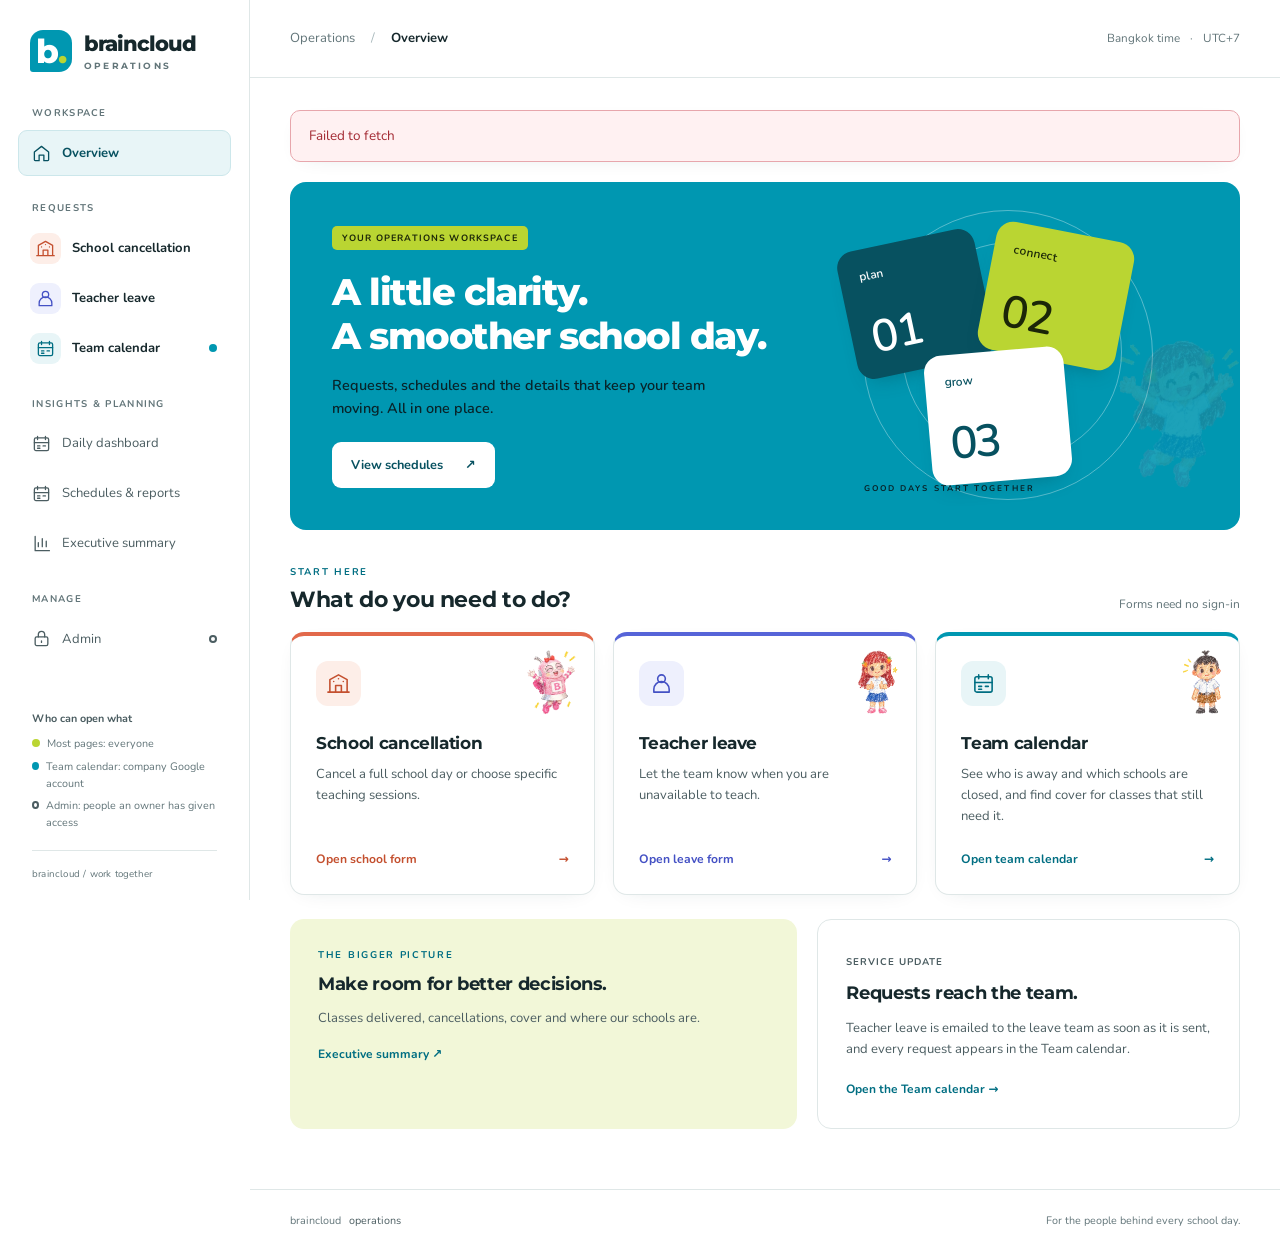
<file: index.html>
<!doctype html>
<html lang="en">
  <head>
    <meta charset="utf-8" />
    <meta
      name="viewport"
      content="width=device-width,initial-scale=1,viewport-fit=cover"
    />
    <!-- Google sign-in reads the page origin from the referrer; send only the
         origin to other sites (never the path or #fragment). The LINE entry
         pages keep no-referrer because their address can carry a token. -->
    <meta name="referrer" content="strict-origin-when-cross-origin" />
    <meta
      http-equiv="Content-Security-Policy"
      content="default-src 'self'; script-src 'self' https://accounts.google.com/gsi/client; style-src 'self' https://accounts.google.com/gsi/style; frame-src https://accounts.google.com/gsi/; img-src 'self' data: blob: https://profile.line-scdn.net; connect-src 'self' https://*.supabase.co https://accounts.google.com/gsi/; object-src 'none'; base-uri 'none'; form-action 'self'"
    />
    <title>Braincloud Operations</title>
    <link rel="stylesheet" href="styles.css?v=6b3ed7888e3c" />
  </head>
  <body>
    <a class="skip-link" href="#main-content">Skip to content</a>
    <header class="app-header">
      <div class="header-location">
        <span class="header-product">Operations</span
        ><span class="header-divider" aria-hidden="true">/</span
        ><span id="page-name">Overview</span>
      </div>
      <div class="header-tools">
        <span class="timezone"
          >Bangkok time <span aria-hidden="true">·</span> UTC+7</span
        ><button
          id="menu-toggle"
          type="button"
          class="secondary"
          aria-expanded="false"
          aria-controls="primary-navigation"
          hidden=""
        >
          Menu
        </button>
      </div>
    </header>
    <aside class="sidebar" id="primary-navigation">
      <a class="brand" href="#home"
        ><span class="brand-mark" aria-hidden="true">b<span>.</span></span
        ><span
          >braincloud<span class="brand-subtitle">OPERATIONS</span></span
        ></a
      >
      <nav aria-label="Main navigation">
        <p class="nav-label">Workspace</p>
        <a href="#home"
          ><span class="nav-icon" data-icon="home" aria-hidden="true"></span
          >Overview</a
        >
        <p class="nav-label">Requests</p>
        <a href="#school" data-accent="school"
          ><span class="nav-icon" data-icon="school" aria-hidden="true"></span
          >School cancellation</a
        >
        <a href="#teacher" data-accent="teacher"
          ><span class="nav-icon" data-icon="teacher" aria-hidden="true"></span
          >Teacher leave</a
        >
        <a href="#calendar" data-accent="calendar"
          ><span class="nav-icon" data-icon="calendar" aria-hidden="true"></span
          >Team calendar<span
            class="legend-dot is-company nav-dot"
            title="Company Google account"
          ></span
        ></a>
        <p class="nav-label">Insights &amp; planning</p>
        <a href="#dashboard"
          ><span class="nav-icon" data-icon="calendar" aria-hidden="true"></span
          >Daily dashboard</a
        >
        <a href="#operations" data-need="teachers.profile" hidden=""
          ><span class="nav-icon" data-icon="chart" aria-hidden="true"></span
          >Timeline &amp; cover</a
        >
        <a href="#reports"
          ><span class="nav-icon" data-icon="calendar" aria-hidden="true"></span
          >Schedules &amp; reports</a
        >
        <a href="#executive"
          ><span class="nav-icon" data-icon="chart" aria-hidden="true"></span
          >Executive summary</a
        >
        <p class="nav-label">Manage</p>
        <a href="#admin"
          ><span class="nav-icon" data-icon="lock" aria-hidden="true"></span
          >Admin<span
            class="legend-dot is-admin nav-dot"
            title="People an owner has given access"
          ></span
        ></a>
        <a id="open-outside" class="nav-outside" href="./" hidden=""
          ><span class="nav-icon" data-icon="chart" aria-hidden="true"></span
          >Open the full site in your browser</a
        >
      </nav>
      <div id="account" class="account-card" hidden="">
        <span class="small-label">Signed in</span>
        <p>
          <strong id="account-email"></strong>
          <span id="account-role" class="account-role"></span>
          <span id="account-expiry" class="account-role"></span>
        </p>
        <button id="account-signout" type="button" class="secondary small">
          Sign out
        </button>
      </div>
      <div class="sidebar-note">
        <span class="small-label">Who can open what</span>
        <ul class="access-legend">
          <li><span class="legend-dot is-open"></span>Most pages: everyone</li>
          <li>
            <span class="legend-dot is-company"></span>Team calendar: company
            Google account
          </li>
          <li>
            <span class="legend-dot is-admin"></span>Admin: people an owner has
            given access
          </li>
        </ul>
        <span class="sidebar-signature" aria-hidden="true"
          >braincloud / work together</span
        >
      </div>
    </aside>
    <main id="main-content" tabindex="-1">
      <p id="environment" class="notice" hidden=""></p>
      <p id="message" role="status" aria-live="polite"></p>
      <section id="home">
        <div class="home-hero">
          <div class="hero-copy">
            <p class="eyebrow">YOUR OPERATIONS WORKSPACE</p>
            <h1>A little clarity.<br />A smoother school day.</h1>
            <p>
              Requests, schedules and the details that keep your team moving.
              All in one place.
            </p>
            <a class="button-link hero-action" href="#reports"
              >View schedules <span aria-hidden="true">↗</span></a
            >
          </div>
          <div class="hero-art" aria-hidden="true">
            <div class="orbit orbit-one"></div>
            <div class="orbit orbit-two"></div>
            <div class="art-tile tile-teal"><span>plan</span><b>01</b></div>
            <div class="art-tile tile-lime"><span>connect</span><b>02</b></div>
            <div class="art-tile tile-white"><span>grow</span><b>03</b></div>
            <span class="art-caption">GOOD DAYS START TOGETHER</span>
            <img
              class="hero-mascot"
              src="characters/girl-cheer.webp?v=6b3ed7888e3c"
              alt=""
              loading="lazy"
              decoding="async"
              draggable="false"
            />
          </div>
        </div>
        <div class="section-heading">
          <div>
            <p class="eyebrow">START HERE</p>
            <h2>What do you need to do?</h2>
          </div>
          <span class="subtle">Forms need no sign-in</span>
        </div>
        <div class="cards action-cards">
          <a href="#school" data-accent="school"
            ><span class="card-top"
              ><span
                class="card-icon teal"
                data-icon="school"
                aria-hidden="true"
              ></span
              ><img
                class="card-character"
                src="characters/robot-b-cheer.webp?v=6b3ed7888e3c"
                alt=""
                loading="lazy"
                decoding="async"
                draggable="false"
            /></span>
            <h2>School cancellation</h2>
            <p>
              Cancel a full school day or choose specific teaching sessions.
            </p>
            <span class="card-link"
              >Open school form <span aria-hidden="true">→</span></span
            ></a
          >
          <a href="#teacher" data-accent="teacher"
            ><span class="card-top"
              ><span
                class="card-icon lime"
                data-icon="teacher"
                aria-hidden="true"
              ></span
              ><img
                class="card-character"
                src="characters/girl-thumbs.webp?v=6b3ed7888e3c"
                alt=""
                loading="lazy"
                decoding="async"
                draggable="false"
            /></span>
            <h2>Teacher leave</h2>
            <p>Let the team know when you are unavailable to teach.</p>
            <span class="card-link"
              >Open leave form <span aria-hidden="true">→</span></span
            ></a
          >
          <a href="#calendar" data-accent="calendar"
            ><span class="card-top"
              ><span
                class="card-icon neutral"
                data-icon="calendar"
                aria-hidden="true"
              ></span
              ><img
                class="card-character"
                src="characters/boy-neutral.webp?v=6b3ed7888e3c"
                alt=""
                loading="lazy"
                decoding="async"
                draggable="false"
            /></span>
            <h2>Team calendar</h2>
            <p>
              See who is away and which schools are closed, and find cover for
              classes that still need it.
            </p>
            <span class="card-link"
              >Open team calendar <span aria-hidden="true">→</span></span
            ></a
          >
        </div>
        <div class="home-bottom">
          <div class="insights-panel">
            <p class="eyebrow">THE BIGGER PICTURE</p>
            <h2>Make room for better decisions.</h2>
            <p>
              Classes delivered, cancellations, cover and where our schools are.
            </p>
            <div class="text-links">
              <a href="#executive"
                >Executive summary <span aria-hidden="true">↗</span></a
              >
            </div>
          </div>
          <aside class="notice-panel">
            <span class="status-tag">Service update</span>
            <h2>Requests reach the team.</h2>
            <p>
              Teacher leave is emailed to the leave team as soon as it is sent,
              and every request appears in the Team calendar.
            </p>
            <a href="#calendar"
              >Open the Team calendar <span aria-hidden="true">→</span></a
            >
          </aside>
        </div>
      </section>
      <section id="school" hidden="" class="workspace-page">
        <div class="page-heading has-mascot" data-accent="school">
          <img
            class="hero-character"
            src="characters/robot-b-cheer.webp?v=6b3ed7888e3c"
            alt=""
            loading="lazy"
            decoding="async"
            draggable="false"
          />
          <p class="eyebrow">SCHOOL REQUEST</p>
          <span class="access-chip" data-access="open">Open to everyone</span>
          <h1>School cancellation</h1>
          <p class="lead">
            Keep teaching plans up to date. Submit a full-day or
            selected-session cancellation.
          </p>
        </div>

        <div class="form-layout">
          <form id="school-form">
            <fieldset class="form-section">
              <legend><span class="step-number">01</span>School details</legend>
              <p class="field-note">
                Tell us which school this request is for.
              </p>
              <label
                >Submitted by<input
                  name="user_name"
                  required=""
                  maxlength="120"
                  autocomplete="name"
                  placeholder="Your full name" /></label
              ><label
                >School<select
                  name="school_code"
                  id="school-select"
                  required=""
                >
                  <option value="">Select a school</option>
                </select></label
              >
            </fieldset>
            <fieldset class="form-section">
              <legend>
                <span class="step-number">02</span>Dates &amp; sessions
              </legend>
              <p class="field-note">
                Choose the period affected by the cancellation.
              </p>
              <div class="row">
                <label
                  >Start date<input
                    type="date"
                    name="start_date"
                    required="" /></label
                ><label
                  >End date<input type="date" name="end_date" required=""
                /></label>
              </div>
              <label
                >Type<select name="type">
                  <option value="Whole Day">Whole day</option>
                  <option value="Partial">Selected sessions</option>
                </select></label
              >
              <div id="session-selector" hidden="">
                <button type="button" id="load-sessions" class="secondary">
                  Load sessions for these dates
                </button>
                <fieldset id="session-options">
                  <legend>Affected sessions</legend>
                </fieldset>
              </div>
            </fieldset>
            <fieldset class="form-section">
              <legend>
                <span class="step-number">03</span>A little context
              </legend>
              <p class="field-note">Help the team understand the change.</p>
              <label
                >Reason (optional)<textarea
                  name="reason"
                  maxlength="2000"
                  rows="4"
                  placeholder="Anything the team should know."
                  aria-describedby="school-privacy"
                ></textarea
                ><small id="school-privacy" class="input-hint"
                  >Only the leave team (HR and administrators) can see your
                  reason.</small
                ></label
              >
            </fieldset>
            <div class="form-actions">
              <p>
                Check the details, then send once.<br />The team takes it from
                there.
              </p>
              <button type="submit">Send</button>
            </div>
          </form>
          <aside class="form-guide">
            <span
              class="guide-icon"
              data-icon="school"
              aria-hidden="true"
            ></span>
            <p class="eyebrow">GOOD TO KNOW</p>
            <h2>Send it, and the team takes it from there.</h2>
            <ol class="next-steps">
              <li>
                <strong>Send it once</strong
                ><span>Check the dates and send. No approval is needed.</span>
              </li>
              <li>
                <strong>The team takes it from there</strong
                ><span
                  >The office updates the teaching schedule for that
                  school.</span
                >
              </li>
            </ol>
            <div class="guide-note">
              <strong>Bangkok time</strong>
              <p>All dates and times use Asia/Bangkok (UTC+7).</p>
            </div>
          </aside>
        </div>
      </section>
      <section id="teacher" hidden="" class="workspace-page">
        <div class="page-heading has-mascot" data-accent="teacher">
          <img
            class="hero-character"
            src="characters/girl-thumbs.webp?v=6b3ed7888e3c"
            alt=""
            loading="lazy"
            decoding="async"
            draggable="false"
          />
          <p class="eyebrow">TEACHER REQUEST</p>
          <span class="access-chip" data-access="open">Open to everyone</span>
          <h1>Teacher leave</h1>
          <p class="lead">
            Share your leave dates so the team can plan teaching coverage.
          </p>
        </div>

        <div class="form-layout">
          <form id="teacher-form">
            <fieldset class="form-section">
              <legend><span class="step-number">01</span>Your details</legend>
              <p class="field-note">
                Tell us who is submitting and who will be away.
              </p>
              <label
                >Submitted by<input
                  name="user_name"
                  required=""
                  maxlength="120"
                  autocomplete="name"
                  placeholder="Your full name" /></label
              ><label
                >Teacher or staff member<select
                  name="teacher_id"
                  id="teacher-select"
                  required=""
                >
                  <option value="">Select a person</option>
                </select></label
              >
            </fieldset>
            <fieldset class="form-section">
              <legend>
                <span class="step-number">02</span>When you are away
              </legend>
              <p class="field-note">
                Use Bangkok time for the full period of leave.
              </p>
              <div class="row">
                <label
                  >Start date<input
                    type="date"
                    name="start_date"
                    required="" /></label
                ><label
                  >End date<input type="date" name="end_date" required=""
                /></label>
              </div>
              <div class="row">
                <label
                  >Start time<input
                    type="time"
                    name="startTime"
                    value="08:00"
                    required="" /></label
                ><label
                  >End time<input
                    type="time"
                    name="endTime"
                    value="16:00"
                    required=""
                /></label>
              </div>
            </fieldset>
            <fieldset class="form-section">
              <legend><span class="step-number">03</span>Leave details</legend>
              <p class="field-note">
                Choose a leave type and add any useful context.
              </p>
              <fieldset class="choice-cards">
                <legend>Leave type</legend>
                <div class="choice-grid">
                  <label class="choice-card"
                    ><input
                      type="radio"
                      name="type"
                      value="Sick"
                      checked=""
                    /><span
                      class="choice-icon"
                      data-icon="sick"
                      aria-hidden="true"
                    ></span
                    ><span class="choice-title">Sick leave</span
                    ><span class="choice-note"
                      >Unwell or a medical visit</span
                    ></label
                  ><label class="choice-card"
                    ><input type="radio" name="type" value="Annual" /><span
                      class="choice-icon"
                      data-icon="annual"
                      aria-hidden="true"
                    ></span
                    ><span class="choice-title">Annual leave</span
                    ><span class="choice-note">Planned time off</span></label
                  ><label class="choice-card"
                    ><input type="radio" name="type" value="Other" /><span
                      class="choice-icon"
                      data-icon="other"
                      aria-hidden="true"
                    ></span
                    ><span class="choice-title">Other</span
                    ><span class="choice-note"
                      >Add the reason below</span
                    ></label
                  >
                </div>
              </fieldset>
              <label
                >Reason (optional)<textarea
                  name="reason"
                  maxlength="2000"
                  rows="4"
                  placeholder="Anything the team should know."
                  aria-describedby="teacher-privacy"
                ></textarea
                ><small id="teacher-privacy" class="input-hint"
                  >Only the leave team (HR and administrators) can see your
                  reason.</small
                ></label
              >
            </fieldset>
            <div class="form-actions">
              <p>
                Check the details, then send once.<br />The team takes it from
                there.
              </p>
              <button type="submit">Send</button>
            </div>
            <p class="privacy-line">
              Colleagues see only your name, dates and times; the leave type and
              reason are seen only by the leave team (HR and administrators).
            </p>
          </form>
          <aside class="form-guide">
            <span
              class="guide-icon"
              data-icon="teacher"
              aria-hidden="true"
            ></span>
            <p class="eyebrow">GOOD TO KNOW</p>
            <h2>Let the team know. They take it from there.</h2>
            <ol class="next-steps">
              <li>
                <strong>Send it once</strong
                ><span>Check the dates and send. No approval is needed.</span>
              </li>
              <li>
                <strong>The team takes it from there</strong
                ><span
                  >The office arranges cover for your classes, and your leave
                  shows in the Team calendar.</span
                >
              </li>
            </ol>
            <div class="guide-note">
              <strong>Bangkok time</strong>
              <p>All dates and times use Asia/Bangkok (UTC+7).</p>
            </div>
          </aside>
        </div>
      </section>
      <section id="calendar" hidden="" class="workspace-page">
        <div class="page-heading has-mascot" data-accent="calendar">
          <img
            class="hero-character"
            src="characters/boy-neutral.webp?v=6b3ed7888e3c"
            alt=""
            loading="lazy"
            decoding="async"
            draggable="false"
          />
          <p class="eyebrow">TEAM CALENDAR</p>
          <span class="access-chip" data-access="company"
            >Company Google account</span
          >
          <h1>Who is away, which schools are closed</h1>
          <p class="lead">
            Read-only for everyone with a company Google account. Editing needs
            access given by an owner.
          </p>
        </div>
        <p class="privacy-note" role="note">
          Leave information is personal. It is shared here only to arrange
          classes and cover — please keep it internal and ask the person
          directly for any details.
        </p>
        <div id="team-signin" class="team-signin" hidden="">
          <p>Sign in with your company Google account to see the calendar.</p>
          <div id="team-signin-button"></div>
          <p id="team-signin-note" class="muted-line" role="status"></p>
        </div>
        <div id="team-calendar-wrap" hidden="">
          <div id="team-calendar-root" class="calendar-workspace"></div>
        </div>
      </section>
      <section id="dashboard" hidden class="workspace-page">
        <div class="page-heading has-mascot">
          <img
            class="hero-character"
            src="characters/robot-r-neutral.webp?v=6b3ed7888e3c"
            alt=""
            loading="lazy"
            decoding="async"
            draggable="false"
          />
          <p class="eyebrow">THE SCHOOL DAY</p>
          <span class="access-chip" data-access="open">Open to everyone</span>
          <h1>Daily dashboard</h1>
          <p class="lead">
            Classes, cover and changes. Today's picture, in one place.
          </p>
        </div>
        <form class="inline-form dashboard-date">
          <label>Date<input type="date" name="date" required /></label
          ><button>Refresh day</button
          ><button type="button" id="dashboard-today" class="secondary">
            Today</button
          ><label class="check-label"
            ><input type="checkbox" id="dashboard-auto" checked /> Auto refresh
            · 5 min</label
          >
        </form>
        <p id="dashboard-note" role="status"></p>
        <div
          id="dashboard-metrics"
          class="dashboard-metrics"
          aria-label="Filter by class status"
        ></div>
        <div class="dashboard-filters">
          <label
            >View<select id="dashboard-view">
              <option value="schedule">Class schedule</option>
              <option value="groups">School groups</option>
              <option value="cancellations">Cancellations</option>
              <option value="absence">Teacher unavailability</option>
            </select></label
          >
          <label
            >Filter by<select id="dashboard-filter-mode">
              <option value="teacher">Teacher</option>
              <option value="school">School</option>
              <option value="group">School group</option>
              <option value="coordinator">Coordinator</option>
            </select></label
          >
          <label
            >Selection<select id="dashboard-filter">
              <option value="">All</option>
            </select></label
          >
        </div>
        <button id="dashboard-timeline" type="button" class="secondary">
          Open this day in Timeline
        </button>
        <div id="dashboard-results" class="dashboard-results"></div>
      </section>
      <section id="reports" hidden="" class="workspace-page">
        <div class="page-heading has-mascot">
          <img
            class="hero-character"
            src="characters/robot-b-wave.webp?v=6b3ed7888e3c"
            alt=""
            loading="lazy"
            decoding="async"
            draggable="false"
          />
          <p class="eyebrow">OPERATIONS REPORT</p>
          <span class="access-chip" data-access="open">Open to everyone</span>
          <h1>Schedules &amp; reports</h1>
          <p class="lead">
            Find a schedule, follow a request or review school activity.
          </p>
        </div>

        <form id="report-form" class="inline-form">
          <label>Start date<input type="date" name="start" required="" /></label
          ><label>End date<input type="date" name="end" required="" /></label
          ><label
            >Report<select name="report">
              <option value="schedule">Teaching schedule</option>
              <option value="summary">School summary</option>
              <option value="requests">Requests</option>
              <option value="availability">Teacher unavailability</option>
            </select></label
          ><button>View report</button>
        </form>
        <p id="report-note"></p>
        <div id="report-output" class="table-wrap">
          <div class="empty-panel">
            <span data-icon="calendar" aria-hidden="true"></span>
            <h2>Your report starts here.</h2>
            <p>Choose a date range and report, then select View report.</p>
          </div>
        </div>
      </section>
      <section id="executive" hidden="" class="workspace-page">
        <div class="page-heading has-mascot">
          <img
            class="hero-character"
            src="characters/girl-cheer.webp?v=6b3ed7888e3c"
            alt=""
            loading="lazy"
            decoding="async"
            draggable="false"
          />
          <p class="eyebrow">OPERATIONS BRIEF</p>
          <span class="access-chip" data-access="open"
            >Open to everyone · more when signed in</span
          >
          <h1>Executive summary</h1>
          <p class="lead">
            How many classes ran, why the others did not, and where. From the
            TMS schedule; trial schools and internal training are excluded.
          </p>
        </div>

        <form id="executive-form" class="brief-form">
          <div class="brief-presets" role="group" aria-label="Period">
            <button type="button" class="chip" data-preset="month">
              This month
            </button>
            <button type="button" class="chip" data-preset="last-month">
              Last month
            </button>
            <button type="button" class="chip" data-preset="quarter">
              Last 3 months
            </button>
            <button type="button" class="chip" data-preset="year">
              Last 12 months
            </button>
          </div>
          <div class="row">
            <label
              >Start date<input type="date" name="start" required=""
            /></label>
            <label>End date<input type="date" name="end" required="" /></label>
          </div>
          <details class="brief-filters">
            <summary>
              Filters
              <span id="executive-filter-summary" class="filter-summary"
                >(optional): all schools</span
              >
            </summary>
            <p class="filter-help">
              Tap a group to include only its schools; tap again to remove it.
              Add schools to narrow further. The summary updates straight away.
            </p>
            <div
              id="executive-groups"
              class="tone-filters"
              role="group"
              aria-label="School groups"
            ></div>
            <div class="filter-pickers">
              <div>
                <label
                  >Add a school<select id="executive-school-pick"></select
                ></label>
                <ul
                  id="executive-school-chips"
                  class="filter-chips"
                  aria-label="Chosen schools"
                ></ul>
              </div>
              <div id="executive-teacher-filter" hidden="">
                <label
                  >Add a teacher (original or actual)<select
                    id="executive-teacher-pick"
                  ></select
                ></label>
                <ul
                  id="executive-teacher-chips"
                  class="filter-chips"
                  aria-label="Chosen teachers"
                ></ul>
              </div>
            </div>
            <button
              id="executive-clear-filters"
              type="button"
              class="secondary"
              hidden=""
            >
              Clear filters
            </button>
          </details>
          <button>Load executive summary</button>
        </form>
        <p id="executive-note" role="status"></p>
        <div id="executive-output" hidden="">
          <div class="brief-head">
            <p id="brief-period" class="brief-period"></p>
            <button id="copy-executive" class="secondary" type="button">
              Copy brief
            </button>
          </div>
          <div id="brief-kpis" class="brief-kpis"></div>
          <ul id="brief-checks" class="brief-checks"></ul>
          <section class="brief-panel" aria-labelledby="brief-trend-title">
            <h2 id="brief-trend-title">Trend</h2>
            <ul class="brief-legend" aria-hidden="true">
              <li data-key="NORMAL">Delivered</li>
              <li data-key="COVERED">Delivered by a cover teacher</li>
              <li data-key="CANCEL_SCHOOL">Cancelled by school</li>
              <li data-key="CANCEL_BC">Cancelled by Braincloud</li>
            </ul>
            <div id="brief-trend" class="brief-trend"></div>
            <details>
              <summary>Trend as a table</summary>
              <div id="brief-trend-table" class="table-wrap"></div>
            </details>
          </section>
          <div class="brief-grid">
            <section class="brief-panel" aria-labelledby="brief-groups-title">
              <h2 id="brief-groups-title">By school group</h2>
              <div id="brief-groups" class="brief-groups"></div>
            </section>
            <section class="brief-panel" aria-labelledby="brief-top-title">
              <h2 id="brief-top-title">Most cancellations by schools</h2>
              <ol id="brief-top-schools" class="brief-top"></ol>
            </section>
          </div>
          <section class="brief-panel" aria-labelledby="brief-map-title">
            <div class="map-head">
              <h2 id="brief-map-title">Where our schools are</h2>
              <div class="segmented" role="group" aria-label="The map shows">
                <button
                  type="button"
                  data-map-mode="schools"
                  aria-pressed="true"
                >
                  Schools served
                </button>
                <button
                  type="button"
                  data-map-mode="classes"
                  aria-pressed="false"
                >
                  Classes delivered
                </button>
              </div>
            </div>
            <div class="map-layout">
              <figure class="map-figure">
                <div id="brief-map" class="brief-map"></div>
                <ul id="brief-map-legend" class="map-legend"></ul>
                <figcaption>
                  Province boundaries: Natural Earth (public domain). School
                  locations: entered by administrators or from © OpenStreetMap
                  contributors.
                </figcaption>
              </figure>
              <div class="map-side">
                <div
                  id="brief-map-detail"
                  class="map-detail"
                  aria-live="polite"
                >
                  <p class="brief-empty">
                    Choose a province on the map or in the list.
                  </p>
                </div>
                <h3>Provinces</h3>
                <ol id="brief-map-list" class="map-list"></ol>
              </div>
            </div>
          </section>
          <section class="brief-panel" aria-labelledby="brief-workload-title">
            <h2 id="brief-workload-title">Teaching workload</h2>
            <div id="brief-workload" class="brief-workload"></div>
          </section>
          <details class="brief-details">
            <summary>Detailed tables</summary>
            <div id="executive-totals" class="report-totals"></div>
            <h2>Class status</h2>
            <div id="executive-status" class="report-bars"></div>
            <h2>School groups</h2>
            <div id="executive-group-table" class="table-wrap"></div>
            <h2>School workload</h2>
            <p>
              An active week has at least 5 recorded sessions and at least 20%
              of that school's busiest week in this selection. Weeks start on
              Monday in Asia/Bangkok. The 40-week projection is an estimate, not
              an annual actual or payment total.
            </p>
            <div id="executive-school-table" class="table-wrap"></div>
            <h2>School details</h2>
            <div id="executive-school-details"></div>
            <h2>Student counts by school and year</h2>
            <p>
              School totals from the student-count reference. Missing or
              conflicting counts are not shown as zero.
            </p>
            <div id="executive-students" class="table-wrap"></div>
            <div id="executive-teacher-section">
              <h2>Teacher responsibility</h2>
              <p>
                Assigned sessions are split into normal, covered by another
                teacher, and cancelled. Covering is additional work; taught
                excludes cancellations. Historic teachers remain in the totals.
              </p>
              <div id="executive-teacher-table" class="table-wrap"></div>
            </div>
            <h2>Recorded volume by year</h2>
            <div id="executive-year-table" class="table-wrap"></div>
            <h2>Recorded volume by day</h2>
            <p>
              Dates without records are omitted. Missing records do not
              establish a confirmed zero.
            </p>
            <div id="executive-day-table" class="table-wrap"></div>
            <h2>Definitions</h2>
            <ul class="brief-definitions">
              <li>
                <strong>Scheduled</strong>: classes in the TMS schedule,
                including cancelled ones. Classes removed from TMS after they
                were first scheduled are not counted.
              </li>
              <li>
                <strong>Delivered</strong>: not cancelled, taught by the planned
                teacher or a cover teacher, as recorded in TMS. This is not an
                attendance check.
              </li>
              <li>
                <strong>Saved by cover</strong>: covered classes ÷ (covered +
                cancelled by Braincloud), the share of classes the planned
                teacher could not teach that another teacher took. Days when 10
                or more teachers had classes cancelled by Braincloud (mass
                cancellations such as floods) are left out of this ratio; they
                still count as cancelled.
              </li>
              <li>
                <strong>Teacher leave days</strong>: Monday–Friday days in leave
                requests, one per teacher per day; rejected or withdrawn
                requests are left out. Not shown for a school or group filter.
              </li>
              <li>
                <strong>Busiest moment</strong>: the most delivered classes
                running at the same time. A typical school day is the median of
                each Monday–Friday's busiest moment.
              </li>
              <li>
                <strong>Compared with</strong>: a range starting on the 1st is
                compared with the same days of the months before; any other
                range with the same number of days just before it.
              </li>
            </ul>
          </details>
        </div>
        <div class="empty-panel report-placeholder">
          <span data-icon="chart" aria-hidden="true"></span>
          <h2>A clearer view of teaching.</h2>
          <p>Select dates and optional filters, then load your summary.</p>
        </div>
      </section>
      <section id="operations" hidden="" class="workspace-page is-locked">
        <div class="page-heading has-mascot">
          <img
            class="hero-character"
            src="characters/boy-confused.webp?v=6b3ed7888e3c"
            alt=""
            loading="lazy"
            decoding="async"
            draggable="false"
          />
          <p class="eyebrow">DAILY WORKSPACE</p>
          <span class="access-chip" data-access="admin"
            >People given access</span
          >
          <h1>Timeline &amp; cover planning</h1>
          <p class="lead">
            A shared view of the day, with space to explore cover options.
          </p>
        </div>

        <div class="timeline-locked">
          <p>
            The timeline is for people given access (Manager level and above).
            Sign in on the <a href="#admin">Admin page</a> with your company
            Google account.
          </p>
        </div>
        <form id="daily-form" class="inline-form">
          <label>Date<input type="date" name="date" required="" /></label>
          <button>Load day</button>
        </form>
        <p id="daily-note" role="status"></p>
        <div id="daily-output" hidden="">
          <button id="copy-daily" class="secondary">Copy daily update</button>
          <h2>Teaching timeline</h2>
          <p>
            Times are in Asia/Bangkok. Leave reasons are private. A gap does not
            confirm that a teacher is available.
          </p>
          <div id="daily-timeline" class="table-wrap"></div>
          <div id="daily-sessions" class="table-wrap"></div>
          <h2>Recorded unavailability</h2>
          <div id="daily-leave" class="table-wrap"></div>
          <h2>Requests</h2>
          <div id="daily-requests" class="table-wrap"></div>
          <h2>Cover simulator</h2>
          <p>
            Try cover assignments or cancellations locally. Nothing is saved to
            the schedule. Confirm qualifications, travel time and availability
            with the team before making an actual change.
          </p>
          <form id="cover-form">
            <label
              >Session<select
                id="cover-session"
                name="session"
                required=""
              ></select
            ></label>
            <label
              >Proposed teacher<select
                id="cover-teacher"
                name="teacher"
                required=""
              ></select
            ></label>
            <button>Try assignment</button>
            <button type="button" id="cancel-simulated" class="secondary">
              Try cancellation
            </button>
          </form>
          <div id="cover-output" class="table-wrap"></div>
          <button id="copy-cover" class="secondary">
            Copy proposed changes
          </button>
          <button id="clear-cover" class="secondary">
            Clear proposed changes
          </button>
        </div>
        <div class="empty-panel report-placeholder">
          <span data-icon="workspace" aria-hidden="true"></span>
          <h2>Make a plan for the day.</h2>
          <p>
            Choose a date to see teaching sessions and recorded unavailability.
          </p>
        </div>
      </section>
      <section id="admin" hidden="" class="workspace-page">
        <div class="page-heading">
          <p class="eyebrow">ADMINISTRATION</p>
          <span class="access-chip" data-access="admin"
            >People given access</span
          >
          <h1>Administrator workspace</h1>
          <p class="lead">
            Review requests, manage reminders and prepare files for payment
            review.
          </p>
        </div>

        <div id="login-panel" class="login-panel">
          <div class="login-emblem" data-icon="lock" aria-hidden="true"></div>
          <h2>Welcome back.</h2>
          <p class="field-note">
            Sign in with your company Google account. What you can see and
            change depends on the access an owner has given you.
          </p>
          <div id="admin-signin-button" class="signin-slot"></div>
          <p id="admin-signin-note" class="muted-line" role="status"></p>
          <details class="emergency-login">
            <summary>Emergency administrator password</summary>
            <form id="login-form">
              <p class="input-hint">
                For when Google sign-in is unavailable. Changes made this way
                are logged as "Administrator password", not by name.
              </p>
              <label
                >Administrator password<input
                  type="password"
                  name="password"
                  required=""
                  minlength="14"
                  maxlength="256"
                  autocomplete="current-password" /></label
              ><button type="submit">Sign in with password</button>
            </form>
          </details>
          <p class="input-hint login-note">
            You stay signed in on this device for 7 days. Sign out when you
            finish on a shared device.
          </p>
        </div>
        <div id="admin-workspace" hidden="">
          <p id="emergency-banner" class="notice emergency-banner" hidden="">
            Signed in with the emergency administrator password: changes are
            logged without a name. Use your Google account when you can.
          </p>
          <p class="admin-calendar-note">
            Leave and school closures are in the
            <a href="#calendar">Team calendar</a>. Signed in, you see there what
            your access allows, and can mark requests handled or edit them if
            you have that permission.
          </p>
          <div
            class="admin-tabs"
            role="group"
            aria-label="Administrator sections"
          >
            <button
              type="button"
              data-admin-tab="settings"
              data-need="leave.details system finance.export"
              aria-pressed="true"
            >
              Requests &amp; settings</button
            ><button
              type="button"
              data-admin-tab="directory"
              data-need="directory.edit"
              aria-pressed="false"
            >
              People &amp; schools</button
            ><button
              type="button"
              data-admin-tab="profiles"
              data-need="teachers.profile"
              aria-pressed="false"
            >
              Teacher profiles</button
            ><button
              type="button"
              data-admin-tab="connections"
              data-need="teachers.profile"
              aria-pressed="false"
            >
              Connections</button
            ><button type="button" data-admin-tab="access" aria-pressed="false">
              <span id="access-tab-label">My activity</span>
            </button>
          </div>

          <div class="admin-panel" data-admin-panel="directory" hidden="">
            <section
              id="admin-directory"
              class="directory-workspace"
              aria-labelledby="directory-title"
            >
              <p class="eyebrow">DIRECTORY</p>
              <h2 id="directory-title">People &amp; schools</h2>
              <p>
                Keep names, nicknames, FT/PT and status up to date. New people
                from TMS still arrive automatically; edits here are never
                overwritten by the sync.
              </p>
              <div id="directory-root"></div>
            </section>
          </div>
          <div class="admin-panel" data-admin-panel="profiles" hidden="">
            <section
              id="teacher-profiles"
              class="directory-workspace"
              aria-labelledby="profiles-title"
            >
              <p class="eyebrow">TEACHER PROFILES</p>
              <h2 id="profiles-title">Teacher profiles</h2>
              <p>
                Facts from the TMS schedule and leave records, for coaching
                conversations. Not a score or grade. Leave reasons are not
                shown, and each view is recorded in the audit log.
              </p>
              <form id="profile-form" class="profile-form">
                <label
                  >Teacher<select id="profile-teacher" required=""></select
                ></label>
                <div class="brief-presets" role="group" aria-label="Period">
                  <button
                    type="button"
                    class="chip"
                    data-profile-preset="quarter"
                  >
                    Last 3 months
                  </button>
                  <button type="button" class="chip" data-profile-preset="year">
                    Last 12 months
                  </button>
                </div>
                <div class="row">
                  <label
                    >Start date<input type="date" name="start" required=""
                  /></label>
                  <label
                    >End date<input type="date" name="end" required=""
                  /></label>
                </div>
                <button>Show profile</button>
              </form>
              <p id="profile-note" role="status"></p>
              <div id="profile-output" hidden=""></div>
            </section>
          </div>
          <div class="admin-panel" data-admin-panel="connections" hidden="">
            <section id="attendance-report" class="attendance-workspace">
              <p class="eyebrow">PRIVATE REPORT · PREVIEW</p>
              <h2>Teaching &amp; classroom connections</h2>
              <p>
                Compare scheduled times with recorded joins and departures
                across all available schools.
              </p>
              <form id="attendance-form" class="inline-form">
                <label
                  >Start date<input type="date" name="start" required
                /></label>
                <label>End date<input type="date" name="end" required /></label>
                <label
                  >School<select name="school">
                    <option value="">All schools</option>
                  </select></label
                >
                <label
                  >Teacher<select name="teacher">
                    <option value="">All teachers</option>
                  </select></label
                >
                <button>Load connection report</button>
              </form>
              <div class="toolbar" data-need="finance.export">
                <button
                  type="button"
                  class="secondary"
                  data-attendance-export="xlsx"
                  disabled
                >
                  Export Excel</button
                ><button
                  type="button"
                  class="secondary"
                  data-attendance-export="csv"
                  disabled
                >
                  Export CSV
                </button>
              </div>
              <p class="input-hint">
                Asia/Bangkok · Classroom times describe the attendant account,
                not individual student attendance. Missing events mean “not
                recorded”. Summaries use the scheduled period plus 30 minutes on
                either side; details retain all events.
              </p>
              <p id="attendance-note" role="status">
                Load a date range to see collection coverage and session
                details.
              </p>
              <div id="attendance-output"></div>
            </section>
          </div>
          <div class="admin-panel" data-admin-panel="settings" hidden="">
            <div data-need="leave.details">
              <h2>Recent requests</h2>
              <button id="load-requests" class="secondary">
                Load recent requests
              </button>
              <div id="admin-requests" class="table-wrap"></div>
            </div>
            <div data-need="system">
              <h2>Email notifications</h2>
              <p>
                New teacher leave requests are emailed from the company Google
                Workspace account to the leave recipients set in its Apps Script
                project; the mailer checks for new mail every minute. A test
                email goes only to the company account, never to the recipients.
              </p>
              <div class="toolbar">
                <button id="email-status" class="secondary">
                  Check email status
                </button>
                <button id="email-test" class="secondary">
                  Send test email
                </button>
              </div>
              <p id="email-note" role="status"></p>
              <h2>Reminders (switched off)</h2>
              <p>
                Reminder times use Asia/Bangkok. Delivery runs on the server and
                requires notification activation. A missed or unconfirmed
                delivery is not replayed automatically.
              </p>
              <button id="load-alarms" class="secondary">Load reminders</button>
              <div id="alarm-output" class="table-wrap"></div>
              <form id="alarm-form">
                <h3 id="alarm-heading">New reminder</h3>
                <label>Time<input type="time" name="time" required="" /></label>
                <label
                  >Label<input name="label" maxlength="120" required=""
                /></label>
                <label
                  ><input type="checkbox" name="is_active" checked="" />
                  Enabled</label
                >
                <button type="submit">Save reminder</button>
                <button type="button" id="new-alarm" class="secondary">
                  Start a new reminder
                </button>
              </form>
              <h2>Data sync</h2>
              <button id="load-jobs" class="secondary">Check job status</button>
              <div id="job-output" class="table-wrap"></div>
            </div>
            <div data-need="finance.export">
              <h2>Export a draft for payment review</h2>
              <p>
                Each export creates a new file. The spreadsheet reviewed and
                adjusted by the team is the final payment record. Exported units
                represent sessions, not currency.
              </p>
              <form id="export-form" class="inline-form">
                <label
                  >Start date<input
                    type="date"
                    name="start"
                    required="" /></label
                ><label
                  >End date<input type="date" name="end" required="" /></label
                ><label
                  >Format<select name="format">
                    <option value="xlsx">Excel (.xlsx)</option>
                    <option value="csv">Details (.csv)</option>
                  </select></label
                ><button>Download a new file</button>
              </form>
            </div>
          </div>
          <div class="admin-panel" data-admin-panel="access" hidden="">
            <section class="access-workspace" aria-labelledby="access-title">
              <p class="eyebrow">ACCESS</p>
              <h2 id="access-title">Access &amp; activity</h2>
              <div id="access-root"></div>
            </section>
          </div>
        </div>
      </section>
    </main>
    <dialog
      id="edit-dialog"
      class="detail-dialog edit-dialog"
      aria-labelledby="edit-heading"
    >
      <form id="edit-form">
        <h3 id="edit-heading">Edit request</h3>
        <p id="edit-details"></p>
        <label class="check-line withdrawn-line"
          ><input type="checkbox" name="withdrawn" /> Withdrawn: hide this
          request from the calendar, reports and profiles</label
        >
        <div class="row">
          <label
            >Start date<input
              type="date"
              name="start_date"
              required="" /></label
          ><label
            >End date<input type="date" name="end_date" required=""
          /></label>
        </div>
        <label>Request type<select name="type" id="edit-type"></select></label>
        <div id="edit-school-fields">
          <label
            >School<select name="school_code" id="edit-school"></select
          ></label>
          <label
            >Selected session IDs (one per line; only for selected
            sessions)<textarea name="session_ids" rows="3"></textarea>
          </label>
          <button type="button" id="edit-check-sessions" class="secondary">
            Check affected sessions
          </button>
        </div>
        <div id="edit-teacher-fields">
          <label
            >Teacher<select name="teacher_id" id="edit-teacher"></select
          ></label>
          <div class="row">
            <label>Start time<input type="time" name="startTime" /></label>
            <label>End time<input type="time" name="endTime" /></label>
          </div>
          <button type="button" id="edit-check-teaching" class="secondary">
            Check teaching coverage
          </button>
        </div>
        <div id="edit-coverage" class="table-wrap"></div>
        <label
          >Reason<textarea name="reason" maxlength="2000" rows="4"></textarea>
        </label>
        <div class="toolbar">
          <button type="submit">Save changes</button
          ><button type="button" id="edit-close" class="secondary">
            Close
          </button>
        </div>
      </form>
    </dialog>

    <footer>
      <span>braincloud <strong>operations</strong></span
      ><span>For the people behind every school day.</span>
    </footer>
    <script type="module" src="app.mjs?v=6b3ed7888e3c"></script>
  </body>
</html>
</file>
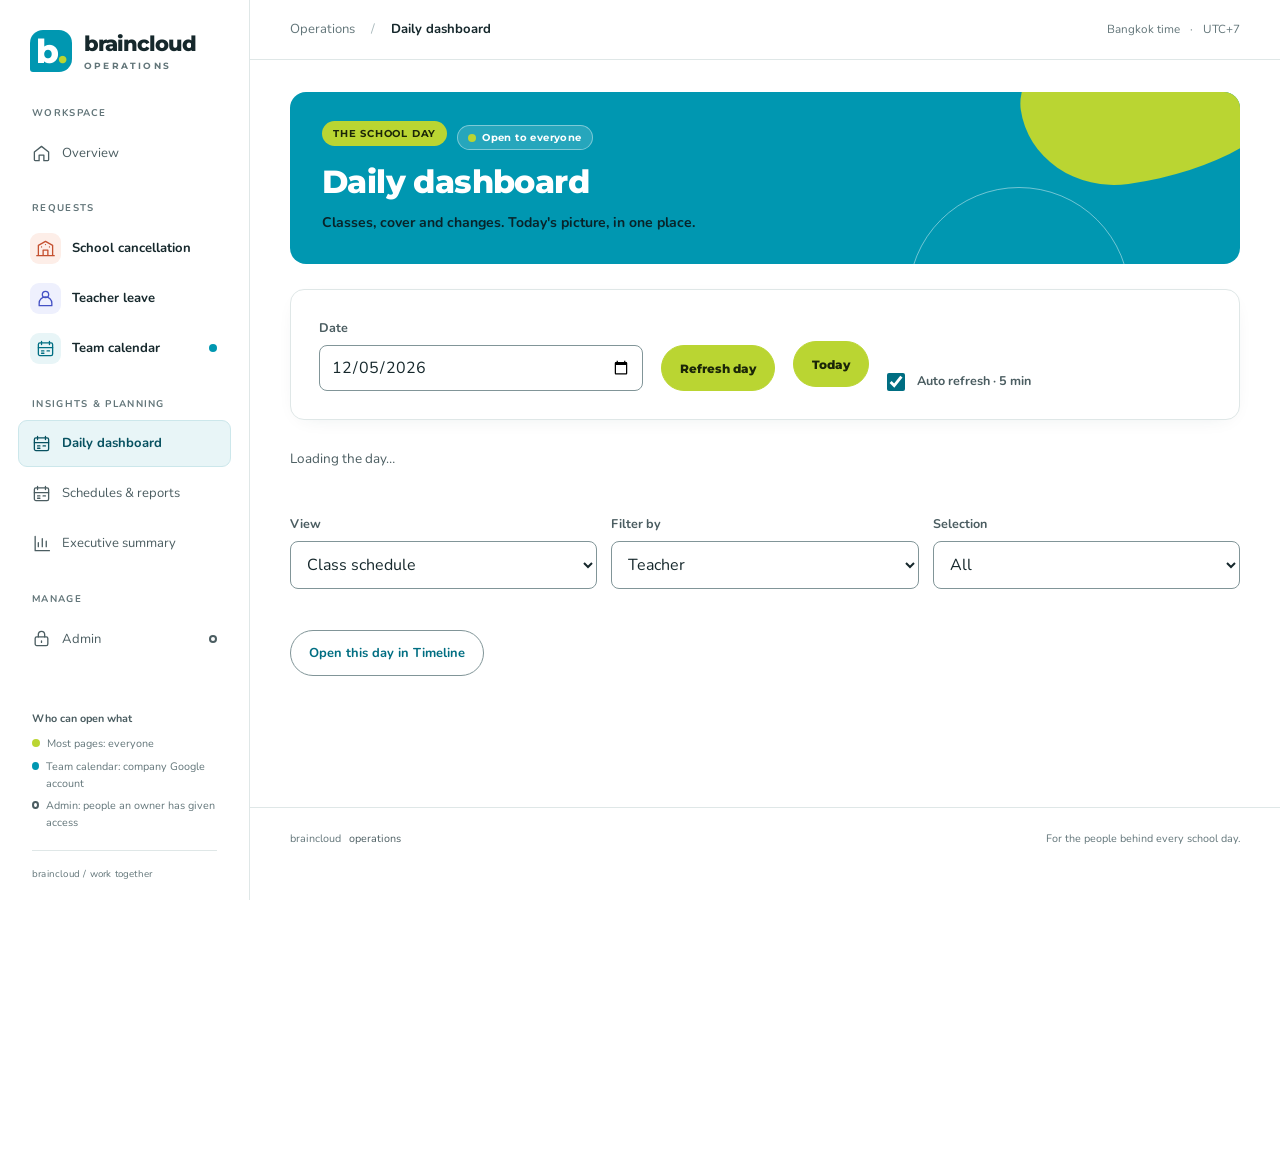
<file: liff-dashboard.html>
<!doctype html>
<html lang="en">
  <head>
    <meta charset="utf-8" />
    <meta
      name="viewport"
      content="width=device-width, initial-scale=1, viewport-fit=cover"
    />
    <meta name="referrer" content="no-referrer" />
    <meta
      http-equiv="Content-Security-Policy"
      content="default-src 'self'; script-src 'self' https://static.line-scdn.net; style-src 'self'; connect-src 'self' https://*.supabase.co https://*.line.me https://*.line-scdn.net https://*.line-apps.com; img-src 'self' data: blob: https://profile.line-scdn.net; frame-src https://*.line.me; object-src 'none'; base-uri 'none'; form-action 'self'"
    />
    <title>Schedules & reports | Braincloud Operations</title>
    <link rel="stylesheet" href="styles.css?v=6b3ed7888e3c" />
    <script
      charset="utf-8"
      defer
      src="https://static.line-scdn.net/liff/edge/versions/2.31.1/sdk.js"
    ></script>
    <script type="module" src="liff-entry.mjs?v=6b3ed7888e3c"></script>
  </head>
  <body class="liff-page" data-entry="dashboard">
    <div class="liff-card">
      <a class="brand" href="./"
        ><span class="brand-mark" aria-hidden="true">b<span>.</span></span
        ><span
          >braincloud<span class="brand-subtitle">OPERATIONS</span></span
        ></a
      >
      <p class="eyebrow">OPERATIONS REPORT</p>
      <h1>Schedules & reports</h1>
      <p id="liff-status" role="status" aria-live="polite">
        Opening schedules and reports…
      </p>
      <a class="button-link" href="./#dashboard" rel="noreferrer"
        >Open schedules &amp; reports <span aria-hidden="true">→</span></a
      >
      <noscript
        ><p>
          Use the button to continue. JavaScript is needed to load reports.
        </p></noscript
      >
    </div>
  </body>
</html>
</file>
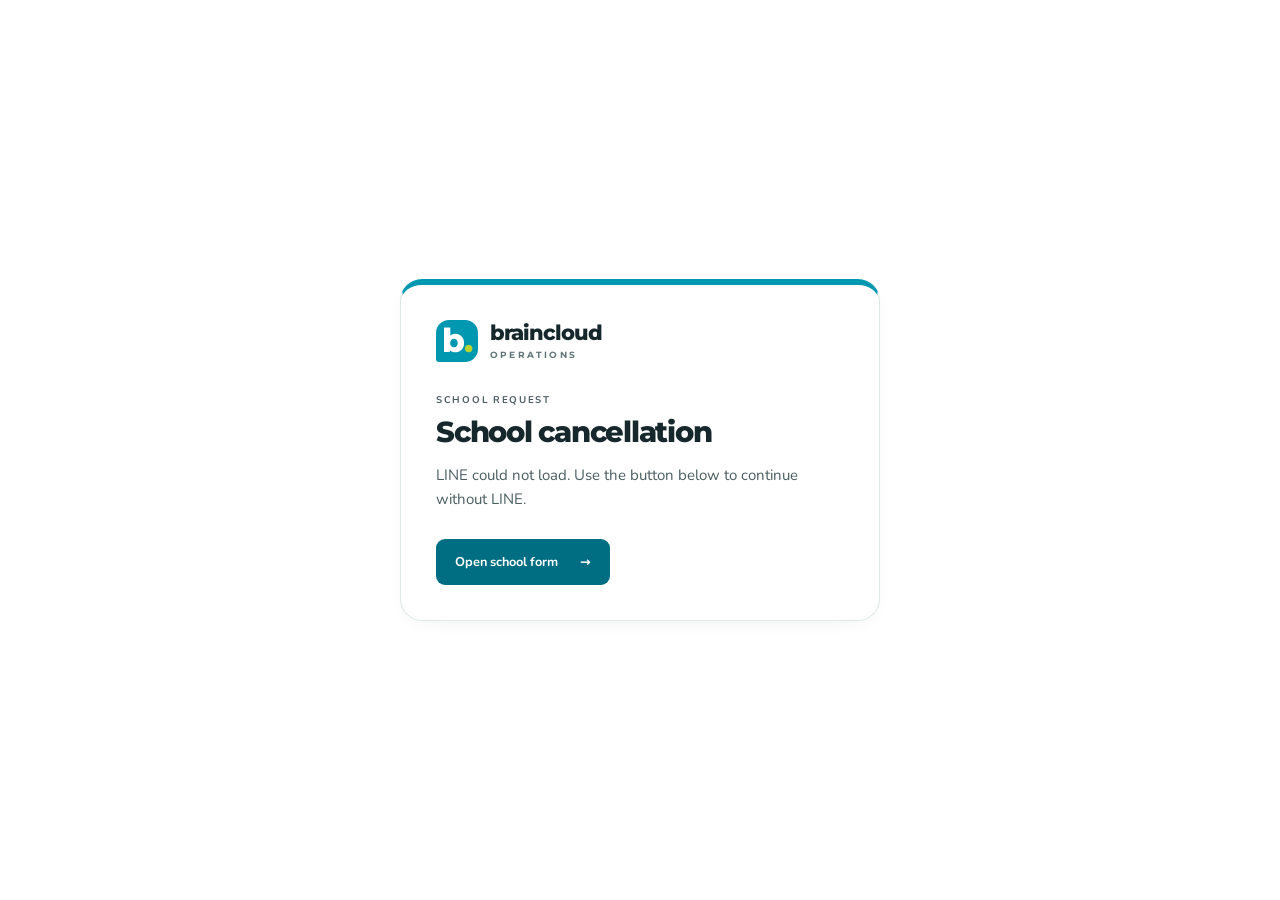
<file: liff-school.html>
<!doctype html>
<html lang="en">
  <head>
    <meta charset="utf-8" />
    <meta
      name="viewport"
      content="width=device-width, initial-scale=1, viewport-fit=cover"
    />
    <meta name="referrer" content="no-referrer" />
    <meta
      http-equiv="Content-Security-Policy"
      content="default-src 'self'; script-src 'self' https://static.line-scdn.net; style-src 'self'; connect-src 'self' https://*.supabase.co https://*.line.me https://*.line-scdn.net https://*.line-apps.com; img-src 'self' data: blob: https://profile.line-scdn.net; frame-src https://*.line.me; object-src 'none'; base-uri 'none'; form-action 'self'"
    />
    <title>School cancellation | Braincloud Operations</title>
    <link rel="stylesheet" href="styles.css?v=6b3ed7888e3c" />
    <script
      charset="utf-8"
      defer
      src="https://static.line-scdn.net/liff/edge/versions/2.31.1/sdk.js"
    ></script>
    <script type="module" src="liff-entry.mjs?v=6b3ed7888e3c"></script>
  </head>
  <body class="liff-page" data-entry="school">
    <div class="liff-card">
      <a class="brand" href="./"
        ><span class="brand-mark" aria-hidden="true">b<span>.</span></span
        ><span
          >braincloud<span class="brand-subtitle">OPERATIONS</span></span
        ></a
      >
      <p class="eyebrow">SCHOOL REQUEST</p>
      <h1>School cancellation</h1>
      <p id="liff-status" role="status" aria-live="polite">
        Opening your school form…
      </p>
      <a class="button-link" href="./#school" rel="noreferrer"
        >Open school form <span aria-hidden="true">→</span></a
      >
      <noscript
        ><p>
          Use the button to continue. JavaScript is needed to submit the form.
        </p></noscript
      >
    </div>
  </body>
</html>
</file>
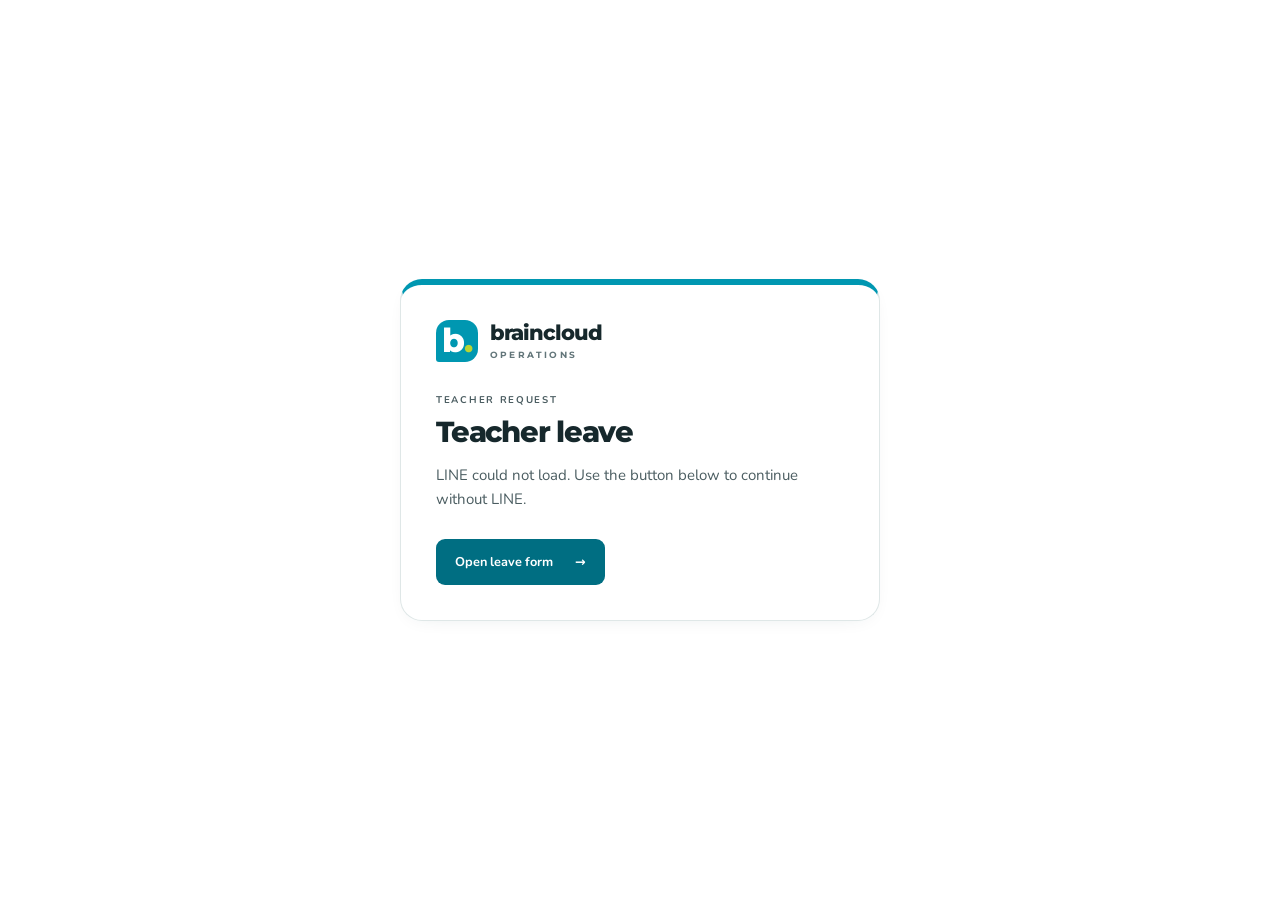
<file: liff-teacher.html>
<!doctype html>
<html lang="en">
  <head>
    <meta charset="utf-8" />
    <meta
      name="viewport"
      content="width=device-width, initial-scale=1, viewport-fit=cover"
    />
    <meta name="referrer" content="no-referrer" />
    <meta
      http-equiv="Content-Security-Policy"
      content="default-src 'self'; script-src 'self' https://static.line-scdn.net; style-src 'self'; connect-src 'self' https://*.supabase.co https://*.line.me https://*.line-scdn.net https://*.line-apps.com; img-src 'self' data: blob: https://profile.line-scdn.net; frame-src https://*.line.me; object-src 'none'; base-uri 'none'; form-action 'self'"
    />
    <title>Teacher leave | Braincloud Operations</title>
    <link rel="stylesheet" href="styles.css?v=6b3ed7888e3c" />
    <script
      charset="utf-8"
      defer
      src="https://static.line-scdn.net/liff/edge/versions/2.31.1/sdk.js"
    ></script>
    <script type="module" src="liff-entry.mjs?v=6b3ed7888e3c"></script>
  </head>
  <body class="liff-page" data-entry="teacher">
    <div class="liff-card">
      <a class="brand" href="./"
        ><span class="brand-mark" aria-hidden="true">b<span>.</span></span
        ><span
          >braincloud<span class="brand-subtitle">OPERATIONS</span></span
        ></a
      >
      <p class="eyebrow">TEACHER REQUEST</p>
      <h1>Teacher leave</h1>
      <p id="liff-status" role="status" aria-live="polite">
        Opening your leave form…
      </p>
      <a class="button-link" href="./#teacher" rel="noreferrer"
        >Open leave form <span aria-hidden="true">→</span></a
      >
      <noscript
        ><p>
          Use the button to continue. JavaScript is needed to submit the form.
        </p></noscript
      >
    </div>
  </body>
</html>
</file>
<file: styles.css>
/* latin */
@font-face {
  font-family: "Montserrat";
  font-style: normal;
  font-weight: 700;
  font-display: swap;
  src: url(./montserrat-700.woff2) format("woff2");
  unicode-range:
    U+0000-00FF, U+0131, U+0152-0153, U+02BB-02BC, U+02C6, U+02DA, U+02DC,
    U+0304, U+0308, U+0329, U+2000-206F, U+20AC, U+2122, U+2191, U+2193, U+2212,
    U+2215, U+FEFF, U+FFFD;
}
/* latin */
@font-face {
  font-family: "Montserrat";
  font-style: normal;
  font-weight: 800;
  font-display: swap;
  src: url(./montserrat-800.woff2) format("woff2");
  unicode-range:
    U+0000-00FF, U+0131, U+0152-0153, U+02BB-02BC, U+02C6, U+02DA, U+02DC,
    U+0304, U+0308, U+0329, U+2000-206F, U+20AC, U+2122, U+2191, U+2193, U+2212,
    U+2215, U+FEFF, U+FFFD;
}
/* latin */
@font-face {
  font-family: "Nunito";
  font-style: normal;
  font-weight: 400;
  font-display: swap;
  src: url(./nunito-400.woff2) format("woff2");
  unicode-range:
    U+0000-00FF, U+0131, U+0152-0153, U+02BB-02BC, U+02C6, U+02DA, U+02DC,
    U+0304, U+0308, U+0329, U+2000-206F, U+20AC, U+2122, U+2191, U+2193, U+2212,
    U+2215, U+FEFF, U+FFFD;
}
/* latin */
@font-face {
  font-family: "Nunito";
  font-style: normal;
  font-weight: 600;
  font-display: swap;
  src: url(./nunito-600.woff2) format("woff2");
  unicode-range:
    U+0000-00FF, U+0131, U+0152-0153, U+02BB-02BC, U+02C6, U+02DA, U+02DC,
    U+0304, U+0308, U+0329, U+2000-206F, U+20AC, U+2122, U+2191, U+2193, U+2212,
    U+2215, U+FEFF, U+FFFD;
}
/* latin */
@font-face {
  font-family: "Nunito";
  font-style: normal;
  font-weight: 700;
  font-display: swap;
  src: url(./nunito-700.woff2) format("woff2");
  unicode-range:
    U+0000-00FF, U+0131, U+0152-0153, U+02BB-02BC, U+02C6, U+02DA, U+02DC,
    U+0304, U+0308, U+0329, U+2000-206F, U+20AC, U+2122, U+2191, U+2193, U+2212,
    U+2215, U+FEFF, U+FFFD;
}
/* Braincloud Operations. Palette adapted from the score report; see docs/DESIGN_SYSTEM.md. */
/* Restored operational components share the report palette. */
.identity-avatar {
  position: relative;
  overflow: hidden;
}
.identity-avatar img {
  position: absolute;
  inset: 0;
  width: 100%;
  height: 100%;
  object-fit: cover;
}
.detail-dialog {
  border: 1px solid var(--line);
  border-radius: 20px;
  padding: 0;
  width: min(620px, calc(100% - 24px));
  max-width: calc(100% - 24px);
  max-height: 88dvh;
  color: var(--ink);
  background: var(--surface);
}
.detail-dialog::backdrop {
  background: rgba(12, 43, 49, 0.55);
}
.dialog-heading {
  display: flex;
  align-items: center;
  justify-content: space-between;
  gap: 12px;
  padding: 18px 22px;
  background: var(--teal-tint);
  border-bottom: 1px solid var(--line);
}
.dialog-heading h2 {
  margin: 0;
  font-size: 21px;
  min-width: 0;
}
.dialog-body {
  padding: 22px;
  overflow-wrap: anywhere;
}
.dialog-actions {
  display: flex;
  gap: 10px;
  flex-wrap: wrap;
  margin-top: 22px;
}
.review-details {
  display: grid;
  grid-template-columns: minmax(0, 1fr) minmax(0, 2fr);
  gap: 12px;
}
.review-details dt {
  color: var(--muted);
}
.review-details dd {
  margin: 0;
  font-weight: 700;
  white-space: pre-wrap;
}
.date-mode.check-label {
  display: flex;
  flex-direction: row;
  align-items: center;
  gap: 10px;
  margin: 0 0 18px;
}
.check-label input[type="checkbox"] {
  width: 18px;
  height: 18px;
  min-width: 18px;
  flex: none;
}
.session-day {
  border: 1px solid var(--line);
  border-radius: 12px;
  padding: 12px;
  margin: 12px 0;
}
.session-day summary,
.absence-card summary {
  cursor: pointer;
  font-weight: 800;
  padding: 10px 0;
}
.session-choice {
  display: flex !important;
  flex-direction: row !important;
  align-items: flex-start;
  gap: 12px;
  margin: 10px 0 !important;
  padding: 14px;
  border: 1px solid var(--line);
  border-radius: 10px;
  background: var(--surface);
}
.session-choice:has(input:checked) {
  background: var(--lime-tint);
  border-color: var(--lime);
}
.session-choice:has(input:disabled) {
  border-style: dashed;
  background: var(--paper);
}
.session-choice input {
  width: 18px;
  height: 18px;
  flex: none;
}
.session-choice span {
  min-width: 0;
}
.session-choice strong,
.session-choice small {
  display: block;
}
.session-choice small {
  font-weight: 400;
  margin-top: 4px;
}
.text-button {
  background: transparent;
  color: var(--teal-strong);
  border: 0;
  text-decoration: underline;
  font-size: 13px;
}
.conflict-notice {
  margin: 18px;
  padding: 18px;
  background: #fff4df;
  color: #704600;
  border-left: 4px solid #d8a13b;
  border-radius: 8px;
}
/* "This replaces #N" under an earlier request in the overlap notice. */
.conflict-notice .replace-line {
  margin-top: 6px;
  font-weight: 700;
  cursor: pointer;
}
.history-card {
  margin: 14px 0;
  border: 1px solid var(--line);
  padding: 18px;
  border-radius: 12px;
}
.history-card h3 {
  margin: 0 0 10px;
}
.history-card p {
  margin: 4px 0;
}
#school-form > button,
#teacher-form > button {
  margin: 18px;
  width: calc(100% - 36px);
}
#school-form > .input-hint,
#teacher-form > .input-hint {
  margin: 0 18px;
}
.dashboard-metrics {
  display: grid;
  grid-template-columns: repeat(auto-fit, minmax(125px, 1fr));
  gap: 10px;
  margin: 22px 0;
}
.metric-filter {
  display: flex;
  flex-direction: column;
  align-items: flex-start;
  gap: 5px;
  text-align: left;
  padding: 18px;
  background: var(--surface);
  color: var(--ink);
  border: 1px solid var(--line);
  border-radius: 14px;
}
.metric-filter strong {
  font-family: Montserrat, sans-serif;
  font-size: 30px;
}
.metric-filter span {
  font-size: 12px;
}
.metric-filter[aria-pressed="true"] {
  background: var(--lime-tint);
  border-color: var(--lime);
}
.dashboard-filters {
  display: grid;
  grid-template-columns: repeat(3, minmax(0, 1fr));
  gap: 14px;
  margin-bottom: 18px;
}
.dashboard-results {
  display: grid;
  grid-template-columns: repeat(auto-fit, minmax(min(100%, 320px), 1fr));
  gap: 14px;
  margin-top: 18px;
}
.result-count,
.empty-message {
  grid-column: 1/-1;
  margin: 4px 0;
  color: var(--muted);
}
.session-card {
  border: 1px solid var(--line);
  border-left: 4px solid var(--teal);
  border-radius: 14px;
  background: var(--surface);
  padding: 18px;
  min-width: 0;
  overflow-wrap: anywhere;
}
.session-card[data-status="covered"] {
  border-left-color: var(--lime);
}
.session-card[data-status*="cancelled"] {
  border-left-color: var(--error);
  background: #fff9f9;
}
.session-card-heading {
  display: flex;
  justify-content: space-between;
  align-items: flex-start;
  gap: 8px;
  flex-wrap: wrap;
}
.session-card-heading h3 {
  margin: 0;
  font-size: 19px;
}
.session-card p {
  margin: 8px 0 0;
}
.class-badge {
  display: inline-block;
  font-size: 11px;
  font-weight: 800;
  border-radius: 6px;
  background: var(--teal-tint);
  color: var(--teal-dark);
  padding: 4px 7px;
}
.class-badge.live {
  background: var(--lime);
  color: #263205;
  margin-left: 10px;
}
.session-card[data-status*="cancelled"] .class-badge {
  background: #ffe9eb;
  color: var(--error);
}
.session-school {
  font-size: 13px;
  color: var(--ink-2);
}
.session-time,
.session-teacher {
  font-weight: 700;
}
.session-meta {
  font-size: 11px;
  color: var(--muted);
}
.cover-for {
  font-size: 12px;
  background: var(--lime-tint);
  padding: 8px;
  border-radius: 6px;
}
.attention-note {
  color: #8a4a00;
  font-size: 12px;
}
.absence-card,
.cancellation-group {
  background: var(--surface);
  border: 1px solid var(--line);
  padding: 18px;
  border-radius: 14px;
}
.absence-card .session-card {
  margin-top: 12px;
}
.cancellation-group h2 {
  font-size: 18px;
  margin: 0 0 12px;
}
.cancellation-group .session-card {
  margin-top: 10px;
}
.group-card {
  display: flex;
  flex-direction: column;
  align-items: flex-start;
  text-align: left;
  padding: 24px;
  background: var(--teal-tint);
  color: var(--teal-dark);
  border: 1px solid var(--line);
  border-radius: 14px;
}
.group-card strong {
  font-size: 22px;
  margin-bottom: 12px;
}
@media (max-width: 600px) {
  .dashboard-filters {
    grid-template-columns: 1fr;
  }
  .dashboard-metrics {
    grid-template-columns: repeat(2, minmax(0, 1fr));
  }
  .metric-filter {
    padding: 14px;
  }
  .metric-filter strong {
    font-size: 26px;
  }
  .dialog-body {
    padding: 16px;
  }
  .dialog-heading {
    padding: 14px;
  }
  .review-details {
    grid-template-columns: 1fr;
    gap: 4px;
  }
  .review-details dd {
    margin-bottom: 12px;
  }
}
:root {
  color-scheme: light;
  --teal: #0097b1;
  --teal-strong: #006e82;
  --teal-dark: #075160;
  --teal-tint: #e8f5f7;
  --lime: #bad532;
  --lime-ink: #304008;
  --lime-tint: #f2f7d8;
  --paper: #f6f8f8;
  --surface: #fff;
  --ink: #16282c;
  --ink-2: #4b5d61;
  --muted: #627579;
  --line: #dfe7e7;
  --control-line: #859a9e;
  --error: #a32932;
  --error-tint: #fff1f2;
  --radius: 18px;
  --shadow: 0 5px 22px -14px #173b3f30;
  --sidebar: 250px;
  --font-body: "Nunito", "Segoe UI", system-ui, -apple-system, sans-serif;
  --font-display: "Montserrat", "Segoe UI", system-ui, sans-serif;
  font: 400 15px/1.6 var(--font-body);
  background: var(--paper);
  color: var(--ink);
  -webkit-font-smoothing: antialiased;
}
* {
  box-sizing: border-box;
}
body {
  margin: 0;
}
a {
  color: var(--teal-strong);
  text-underline-offset: 3px;
}
button,
input,
select,
textarea {
  font: inherit;
}
button,
a {
  -webkit-tap-highlight-color: transparent;
}
svg {
  display: block;
}
[hidden] {
  display: none !important;
}
:focus-visible {
  outline: 3px solid var(--teal-strong);
  outline-offset: 4px;
}
main:focus,
h1:focus {
  outline: none;
}
.skip-link {
  position: fixed;
  top: 8px;
  left: -10000px;
  z-index: 100;
  padding: 12px 18px;
  background: white;
}
.skip-link:focus {
  left: 8px;
}
#menu-toggle {
  display: none;
}
.app-header {
  height: 78px;
  margin-left: var(--sidebar);
  padding: 0 40px;
  display: flex;
  justify-content: space-between;
  align-items: center;
  gap: 16px;
  border-bottom: 1px solid var(--line);
  background: var(--surface);
}
.header-location,
.header-tools {
  display: flex;
  align-items: center;
  gap: 16px;
}
.header-location {
  font-size: 0.87rem;
  min-width: 0;
}
.header-product {
  color: var(--muted);
}
.header-divider {
  color: #a8b8bb;
}
#page-name {
  font-weight: 650;
}
.timezone {
  color: var(--muted);
  font-size: 0.78rem;
  white-space: nowrap;
}
.timezone span {
  margin: 0 7px;
}
.sidebar {
  position: fixed;
  inset: 0 auto 0 0;
  width: var(--sidebar);
  border-right: 1px solid var(--line);
  background: var(--surface);
  padding: 30px 18px 22px;
  display: flex;
  flex-direction: column;
  overflow-y: auto;
  z-index: 30;
}
.brand {
  display: flex;
  align-items: center;
  gap: 12px;
  padding: 0 12px 25px;
  color: var(--ink);
  text-decoration: none;
  font: 750 23px/1.2 var(--font-display);
  letter-spacing: -0.8px;
}
.brand-mark {
  display: flex;
  align-items: center;
  justify-content: center;
  height: 42px;
  width: 42px;
  background: var(--teal);
  border-radius: 13px 13px 13px 3px;
  font: 750 33px/1 var(--font-display);
  color: #fff;
  flex: none;
}
.brand-mark span {
  color: var(--lime);
}
.brand-subtitle {
  display: block;
  font-size: 9px;
  letter-spacing: 2.2px;
  color: var(--muted);
  font-weight: 600;
  margin-top: 5px;
}
.nav-label {
  color: var(--muted);
  font-size: 0.65rem;
  font-weight: 700;
  text-transform: uppercase;
  letter-spacing: 1.3px;
  padding: 0 14px;
  margin: 24px 0 9px;
}
nav .nav-label:first-child {
  margin-top: 8px;
}
nav a {
  display: flex;
  align-items: center;
  gap: 11px;
  padding: 12px 13px;
  margin-block: 3px;
  border-radius: 9px;
  color: var(--ink-2);
  font-size: 0.87rem;
  font-weight: 500;
  text-decoration: none;
  min-height: 46px;
  border: 1px solid transparent;
}
nav a:hover {
  background: var(--paper);
  color: var(--teal-dark);
}
nav a[aria-current="page"] {
  color: var(--teal-dark);
  background: var(--teal-tint);
  border-color: #cce7eb;
  font-weight: 700;
}
.nav-icon {
  width: 19px;
  height: 19px;
  flex: none;
}
[data-icon] svg {
  width: 100%;
  height: 100%;
}
.sidebar-note {
  margin-top: auto;
  padding: 40px 14px 0;
  color: var(--muted);
}
.small-label {
  font-size: 0.72rem;
  font-weight: 700;
  color: var(--ink-2);
}
.sidebar-note p {
  font-size: 0.75rem;
  margin: 4px 0 18px;
}
.sidebar-signature {
  display: block;
  padding-top: 15px;
  border-top: 1px solid var(--line);
  font-size: 0.65rem;
  letter-spacing: 0.2px;
}
main {
  margin-left: var(--sidebar);
  padding: 32px 40px 60px;
  min-height: calc(100vh - 153px);
}
main > section {
  max-width: 1320px;
  margin-inline: auto;
  min-width: 0;
}
h1,
h2,
h3 {
  font-family: var(--font-display);
  color: var(--ink);
  text-wrap: balance;
}
h1 {
  font-size: clamp(1.9rem, 2.8vw, 2.75rem);
  line-height: 1.2;
  letter-spacing: -1.25px;
  margin: 8px 0 14px;
  font-weight: 750;
}
h2 {
  font-size: 1.25rem;
  line-height: 1.35;
  letter-spacing: -0.35px;
  margin: 28px 0 12px;
  font-weight: 700;
}
h3 {
  font-size: 1rem;
  margin-block: 20px 10px;
}
p {
  margin: 0 0 16px;
}
.eyebrow {
  color: var(--teal-strong);
  font-size: 0.65rem;
  letter-spacing: 1.7px;
  font-weight: 750;
  margin-bottom: 8px;
}
.lead {
  color: var(--ink-2);
  max-width: 780px;
  font-size: 1rem;
  line-height: 1.7;
}
.page-heading {
  margin: 5px 0 28px;
}
.page-heading .lead:last-child {
  margin-bottom: 0;
}
.home-hero {
  position: relative;
  display: grid;
  grid-template-columns: 1.4fr 1fr;
  background: var(--teal);
  border-radius: 22px;
  overflow: hidden;
  padding: 42px;
  gap: 20px;
  min-height: 324px;
}
.hero-copy {
  position: relative;
  z-index: 1;
}
.hero-copy .eyebrow {
  display: inline-block;
  background: var(--lime);
  color: var(--lime-ink);
  padding: 5px 10px;
  border-radius: 5px;
  letter-spacing: 1.15px;
  font-size: 0.61rem;
}
.home-hero h1 {
  color: #fff;
  font-size: clamp(2rem, 3.1vw, 3.05rem);
  line-height: 1.17;
  margin: 12px 0 17px;
  letter-spacing: -1.45px;
}
.home-hero p:not(.eyebrow) {
  color: #08242a;
  max-width: 380px;
  font-weight: 600;
  font-size: 0.96rem;
}
.button-link {
  display: inline-flex;
  align-items: center;
  justify-content: center;
  gap: 22px;
  min-height: 46px;
  border-radius: 9px;
  padding: 10px 19px;
  text-decoration: none;
  font-weight: 700;
  font-size: 0.85rem;
}
.hero-action {
  background: var(--surface);
  color: var(--teal-dark);
  margin-top: 6px;
}
.hero-action:hover {
  background: var(--lime-tint);
}
.hero-action:focus-visible {
  outline-color: #fff;
}
.hero-art {
  position: relative;
  min-height: 260px;
}
.orbit {
  position: absolute;
  width: 290px;
  height: 290px;
  border: 1px solid #ffffff57;
  border-radius: 50%;
  left: 5%;
  top: -5%;
}
.orbit-two {
  width: 220px;
  height: 220px;
  left: 16%;
  top: 7%;
}
.art-tile {
  position: absolute;
  width: 140px;
  height: 130px;
  padding: 18px 20px;
  border-radius: 17px;
  box-shadow: 0 12px 20px -12px #03465066;
  display: flex;
  flex-direction: column;
  justify-content: space-between;
}
.art-tile span {
  font-size: 0.8rem;
  font-weight: 600;
}
.art-tile b {
  font-size: 3rem;
  font-weight: 600;
  line-height: 1;
  letter-spacing: -2px;
}
.tile-teal {
  background: var(--teal-dark);
  color: #fff;
  left: 0;
  top: 15px;
  transform: rotate(-12deg);
}
.tile-lime {
  background: var(--lime);
  color: var(--lime-ink);
  top: 7px;
  left: 140px;
  transform: rotate(11deg);
}
.tile-white {
  background: var(--surface);
  color: var(--teal-dark);
  top: 127px;
  left: 82px;
  transform: rotate(-5deg);
}
.art-caption {
  position: absolute;
  bottom: -7px;
  left: 18px;
  color: #08242a;
  font-size: 0.55rem;
  letter-spacing: 2.1px;
  font-weight: 750;
}
.section-heading {
  display: flex;
  justify-content: space-between;
  align-items: flex-end;
  gap: 16px;
  margin: 34px 0 18px;
}
.section-heading h2 {
  font-size: 1.45rem;
  margin: 0;
}
.section-heading .eyebrow {
  margin-bottom: 5px;
}
.subtle {
  font-size: 0.8rem;
  color: var(--muted);
}
.cards {
  display: grid;
  grid-template-columns: repeat(3, minmax(0, 1fr));
  gap: 18px;
}
.cards > a {
  display: flex;
  flex-direction: column;
  background: var(--surface);
  border: 1px solid var(--line);
  border-radius: var(--radius);
  padding: 25px;
  color: var(--ink);
  text-decoration: none;
  box-shadow: var(--shadow);
  transition:
    border-color 160ms ease,
    transform 160ms ease;
}
.cards > a:hover {
  transform: translateY(-3px);
  border-color: var(--teal);
}
.card-top {
  display: flex;
  justify-content: space-between;
  align-items: flex-start;
  margin-bottom: 21px;
}
.card-icon,
.guide-icon {
  display: block;
  width: 45px;
  height: 45px;
  padding: 11px;
  border-radius: 12px;
}
.teal,
.guide-icon {
  background: var(--teal-tint);
  color: var(--teal-strong);
}
.lime {
  background: var(--lime-tint);
  color: var(--lime-ink);
}
.neutral {
  background: #eef1f2;
  color: var(--ink-2);
}
.card-arrow {
  color: var(--muted);
  font-size: 1.2rem;
}
.cards h2 {
  font-size: 1.1rem;
  margin: 0 0 10px;
}
.cards p {
  color: var(--ink-2);
  font-size: 0.87rem;
  margin-bottom: 23px;
}
.card-link {
  color: var(--teal-strong);
  font-size: 0.81rem;
  font-weight: 700;
  margin-top: auto;
  display: flex;
  justify-content: space-between;
  align-items: center;
  gap: 10px;
}
.home-bottom {
  display: grid;
  grid-template-columns: 1.2fr 1fr;
  gap: 20px;
  margin-top: 24px;
}
.insights-panel,
.notice-panel {
  padding: 28px;
  border-radius: var(--radius);
}
.insights-panel {
  background: var(--lime-tint);
}
.insights-panel h2,
.notice-panel h2 {
  margin-top: 9px;
  font-size: 1.2rem;
}
.insights-panel p:not(.eyebrow),
.notice-panel p {
  font-size: 0.87rem;
  color: var(--ink-2);
}
.notice-panel {
  border: 1px solid var(--line);
}
.status-tag {
  font-size: 0.65rem;
  text-transform: uppercase;
  font-weight: 750;
  letter-spacing: 1px;
  color: var(--ink-2);
}
.text-links {
  display: flex;
  flex-wrap: wrap;
  gap: 12px 25px;
}
.text-links a,
.notice-panel > a,
.text-link {
  font-weight: 700;
  font-size: 0.8rem;
  text-decoration: none;
}
.text-links a:hover,
.notice-panel > a:hover,
.text-link:hover {
  text-decoration: underline;
}
.form-layout {
  display: grid;
  grid-template-columns: minmax(0, 740px) minmax(220px, 280px);
  align-items: start;
  gap: 28px;
}
form {
  max-width: 840px;
  margin: 0 0 28px;
  padding: 28px;
  background: var(--surface);
  border: 1px solid var(--line);
  border-radius: var(--radius);
  box-shadow: var(--shadow);
}
.form-layout > form {
  width: 100%;
  max-width: none;
  padding: 0;
  overflow: hidden;
}
.form-section {
  padding: 25px 28px 12px;
  margin: 0;
  border: 0;
  border-bottom: 1px solid var(--line);
  min-width: 0;
}
.form-section legend {
  float: left;
  width: 100%;
  padding: 0;
  font-weight: 750;
  font-size: 1rem;
  display: flex;
  align-items: center;
  gap: 11px;
  margin-bottom: 7px;
}
.form-section legend + * {
  clear: both;
}
.step-number {
  display: inline-flex;
  width: 27px;
  height: 27px;
  align-items: center;
  justify-content: center;
  background: var(--teal-tint);
  color: var(--teal-strong);
  font-size: 0.65rem;
  border-radius: 8px;
  font-variant-numeric: tabular-nums;
}
.field-note {
  color: var(--muted);
  font-size: 0.82rem;
  margin-bottom: 22px;
}
label {
  display: block;
  color: var(--ink-2);
  font-size: 0.84rem;
  font-weight: 650;
  margin-bottom: 19px;
}
input,
select,
textarea {
  display: block;
  width: 100%;
  min-width: 0;
  max-width: 100%;
  margin-top: 7px;
  padding: 11px 12px;
  min-height: 46px;
  color: var(--ink);
  border: 1px solid var(--control-line);
  border-radius: 8px;
  background: var(--surface);
  font-size: 1rem;
  font-weight: 400;
  line-height: 1.4;
}
input:hover,
select:hover,
textarea:hover {
  border-color: var(--teal-strong);
}
input::placeholder,
textarea::placeholder {
  color: var(--muted);
  opacity: 1;
  font-size: 0.87rem;
}
textarea {
  resize: vertical;
  min-height: 112px;
}
select[multiple] {
  padding: 6px;
}
select[multiple] option {
  padding: 6px 8px;
  border-radius: 4px;
}
input[type="checkbox"] {
  display: inline-block;
  width: 18px;
  height: 18px;
  min-height: 0;
  margin: 0 9px 0 0;
  vertical-align: middle;
  accent-color: var(--teal-strong);
}
.input-hint {
  display: block;
  margin-top: 8px;
  color: var(--muted);
  font-size: 0.75rem;
  font-weight: 400;
}
.row {
  display: grid;
  grid-template-columns: repeat(2, minmax(0, 1fr));
  gap: 18px;
}
button {
  border: 1px solid var(--teal-strong);
  background: var(--teal-strong);
  color: #fff;
  border-radius: 8px;
  padding: 11px 18px;
  min-height: 46px;
  font-size: 0.86rem;
  font-weight: 650;
  cursor: pointer;
  transition: background 140ms ease;
}
button:hover:not(:disabled) {
  background: var(--teal-dark);
}
button:active:not(:disabled),
.button-link:active {
  transform: translateY(1px);
}
button:disabled {
  background: #e7eded;
  border-color: #c8d3d4;
  color: #607276;
  cursor: not-allowed;
}
button[aria-busy="true"] {
  cursor: progress;
}
button.secondary {
  border-color: var(--control-line);
  background: var(--surface);
  color: var(--teal-strong);
  margin: 4px 0;
}
button.secondary:hover:not(:disabled) {
  background: var(--teal-tint);
  border-color: var(--teal-strong);
}
button.secondary:disabled {
  color: var(--muted);
  background: var(--paper);
}
.form-actions {
  display: flex;
  justify-content: space-between;
  align-items: center;
  gap: 20px;
  padding: 22px 28px;
  background: #fbfcfc;
}
.form-actions p {
  margin: 0;
  font-size: 0.75rem;
  color: var(--muted);
}
.form-actions button {
  white-space: nowrap;
}
.form-guide {
  padding: 20px 4px;
}
.guide-icon {
  margin-bottom: 24px;
  background: var(--lime-tint);
  color: var(--lime-ink);
}
.form-guide h2 {
  margin: 8px 0 24px;
  font-size: 1.3rem;
  line-height: 1.4;
}
.next-steps {
  padding: 0;
  list-style: none;
  counter-reset: steps;
}
.next-steps li {
  counter-increment: steps;
  position: relative;
  padding: 0 0 22px 32px;
}
.next-steps li::before {
  content: counter(steps);
  position: absolute;
  left: 0;
  top: 2px;
  width: 20px;
  height: 20px;
  border: 1px solid var(--line);
  background: #fff;
  color: var(--teal-strong);
  border-radius: 50%;
  text-align: center;
  font-size: 0.65rem;
  line-height: 18px;
  font-weight: 700;
}
.next-steps strong {
  display: block;
  font-size: 0.8rem;
}
.next-steps span {
  display: block;
  font-size: 0.78rem;
  color: var(--muted);
  margin-top: 5px;
}
.guide-note {
  border-top: 1px solid var(--line);
  padding-top: 20px;
  margin-top: 2px;
}
.guide-note strong {
  font-size: 0.8rem;
}
.guide-note p {
  color: var(--muted);
  font-size: 0.78rem;
  margin-top: 5px;
}
fieldset:not(.form-section) {
  border: 1px solid var(--line);
  border-radius: 9px;
  margin: 16px 0;
  min-width: 0;
  padding: 16px;
}
fieldset:not(.form-section) legend {
  font-size: 0.85rem;
  font-weight: 700;
  padding: 0 7px;
}
#session-options label {
  padding: 10px;
  background: var(--paper);
  border-radius: 6px;
  margin-bottom: 7px;
}
.inline-form {
  display: flex;
  flex-wrap: wrap;
  gap: 18px;
  align-items: flex-end;
  max-width: none;
}
.inline-form label {
  flex: 1;
  min-width: 150px;
  margin: 0;
}
.toolbar {
  display: flex;
  gap: 16px;
  justify-content: space-between;
  align-items: center;
  padding: 14px 20px;
  background: var(--teal-tint);
  border-radius: 12px;
  margin-bottom: 26px;
}
.toolbar p {
  margin: 0;
  font-size: 0.85rem;
}
.table-wrap {
  overflow: auto;
  margin: 18px 0 28px;
  border-radius: 12px;
  border: 1px solid var(--line);
  background: var(--surface);
  max-width: 100%;
}
.table-wrap:empty {
  display: none;
}
table {
  border-collapse: collapse;
  min-width: 100%;
  font-size: 0.8rem;
  background: var(--surface);
  font-variant-numeric: tabular-nums;
}
th,
td {
  padding: 14px 16px;
  text-align: left;
  border-bottom: 1px solid var(--line);
  vertical-align: top;
  max-width: 300px;
  overflow-wrap: anywhere;
}
th {
  white-space: nowrap;
  background: #eef4f4;
  font-size: 0.72rem;
  color: var(--ink-2);
  font-weight: 750;
}
tr:last-child td {
  border-bottom: 0;
}
tbody tr:hover {
  background: #f4fafb;
}
td button {
  font-size: 0.75rem;
  min-height: 38px;
  padding: 7px 14px;
}
.request-status {
  display: inline-block;
  padding: 3px 9px;
  border-radius: 5px;
  font-size: 0.73rem;
  font-weight: 700;
  white-space: nowrap;
  background: #eef1f2;
  color: var(--ink-2);
}
.request-status[data-status="Approved"],
.request-status[data-status="Acknowledged"] {
  background: #e9f5dd;
  color: #35540c;
}
.request-status[data-status="Pending"] {
  background: #fdf3d6;
  color: #6b5212;
}
.request-status[data-status="Rejected"],
.request-status[data-status="Cancelled"] {
  background: var(--error-tint);
  color: var(--error);
}
.workspace-page > p,
#executive-output > p,
#daily-output > p,
#admin-workspace > p,
#learning-output > p {
  color: var(--ink-2);
  font-size: 0.9rem;
  max-width: 900px;
}
.empty-panel {
  padding: 45px 25px;
  text-align: center;
  background: var(--surface);
  border: 1px dashed #c4d3d5;
  border-radius: var(--radius);
}
.table-wrap > .empty-panel {
  border: 0;
}
.empty-panel [data-icon] {
  display: block;
  width: 42px;
  height: 42px;
  color: var(--teal-strong);
  background: var(--teal-tint);
  padding: 10px;
  border-radius: 12px;
  margin: 0 auto 16px;
}
.empty-panel h2 {
  margin: 0 0 8px;
  font-size: 1.1rem;
}
.empty-panel p {
  color: var(--muted);
  font-size: 0.84rem;
  margin: 0;
}
#daily-output:not([hidden]) + .report-placeholder,
#executive-output:not([hidden]) + .report-placeholder,
#learning-output:not([hidden]) + .report-placeholder {
  display: none;
}
.report-filters,
.report-totals {
  display: grid;
  grid-template-columns: repeat(auto-fit, minmax(min(100%, 200px), 1fr));
  gap: 18px;
}
.report-filters label {
  min-width: 0;
}
.report-totals {
  margin: 22px 0 32px;
}
.report-totals > div {
  background: var(--surface);
  border: 1px solid var(--line);
  border-top: 3px solid var(--teal);
  border-radius: 12px;
  padding: 20px;
}
.report-totals > div:nth-child(2n) {
  border-top-color: var(--lime);
}
.report-totals strong,
.report-totals span {
  display: block;
}
.report-totals strong {
  font-size: 2rem;
  color: var(--teal-dark);
  font-variant-numeric: tabular-nums;
}
.report-totals span {
  color: var(--ink-2);
  font-size: 0.8rem;
}
.report-bars {
  display: grid;
  gap: 12px;
  background: var(--surface);
  border: 1px solid var(--line);
  border-radius: 12px;
  padding: 22px;
  font-size: 0.85rem;
}
.report-bars meter {
  display: block;
  width: 100%;
  height: 15px;
  accent-color: var(--teal);
}
.report-bars meter::-webkit-meter-bar {
  border: 0;
  background: #edf2f2;
}
.report-bars meter::-webkit-meter-optimum-value {
  background: var(--teal);
}
details {
  border: 1px solid var(--line);
  background: var(--surface);
  border-radius: 12px;
  padding: 17px 20px;
  margin-block: 14px;
}
summary {
  cursor: pointer;
  font-weight: 700;
  color: var(--teal-strong);
  font-size: 0.9rem;
  min-height: 28px;
}
.timeline-svg {
  display: block;
  min-width: 1000px;
  font-size: 12px;
  background: var(--surface);
}
.timeline-controls {
  display: flex;
  flex-wrap: wrap;
  gap: 16px;
  align-items: end;
  margin: 24px 0 12px;
}
.timeline-controls > label {
  flex: 1 1 160px;
  min-width: 0;
}
.timeline-controls .check-label {
  flex: 0 1 190px;
}
#daily-timeline {
  max-width: 100%;
  overflow: auto;
  overscroll-behavior-x: contain;
  border: 1px solid var(--line);
  border-radius: 14px;
}
#daily-timeline .timeline-svg {
  max-width: none;
  width: auto;
}
.timeline-svg g[role="button"] {
  cursor: pointer;
}
.timeline-svg g[role="button"]:focus {
  outline: none;
}
.timeline-svg g[role="button"]:focus rect {
  stroke: #004e61;
  stroke-width: 4;
}
.timeline-panel {
  margin-top: 18px;
  max-width: 720px;
}
.cover-suggestions {
  display: grid;
  grid-template-columns: repeat(auto-fit, minmax(210px, 1fr));
  gap: 12px;
  margin: 20px 0;
}
.cover-suggestions > h3,
.cover-suggestions > p {
  grid-column: 1/-1;
  margin: 0;
}
.candidate-card {
  display: flex;
  flex-direction: column;
  gap: 8px;
  padding: 18px;
  background: var(--surface);
  border: 1px solid var(--line);
  border-radius: 14px;
}
.candidate-card small {
  color: var(--muted);
}
.candidate-card button {
  margin-top: auto;
}
.simulation-plan:not(:empty) {
  padding: 20px;
  background: var(--lime-tint);
  border: 1px solid #cfdd91;
  border-radius: 14px;
  margin: 20px 0;
}
.proposal-row {
  display: flex;
  justify-content: space-between;
  align-items: center;
  gap: 12px;
  padding: 12px 0;
  border-top: 1px solid #cfdd91;
}
.proposal-row span {
  min-width: 0;
  overflow-wrap: anywhere;
}
.attendance-workspace {
  margin: 24px 0 48px;
  padding: 28px;
  background: linear-gradient(145deg, #f2fbfc, #fff 65%);
  border: 1px solid var(--line);
  border-radius: 22px;
}
.attendance-workspace h2 {
  font-size: clamp(22px, 3vw, 30px);
}
.coverage-banner {
  padding: 20px;
  border-left: 4px solid var(--teal-strong);
  background: #eaf6f8;
  border-radius: 12px;
  margin: 20px 0;
}
.coverage-banner p {
  margin: 8px 0 0;
  font-size: 13px;
}
.attendance-workspace .metric-grid {
  display: grid;
  grid-template-columns: repeat(4, minmax(0, 1fr));
  gap: 12px;
}
.metric-card {
  display: flex;
  flex-direction: column;
  gap: 8px;
  padding: 20px;
  border: 1px solid var(--line);
  border-radius: 14px;
  background: white;
}
.metric-card strong {
  font-size: 30px;
  color: var(--teal-strong);
}
.metric-card span {
  font-size: 12px;
}
.attendance-summary {
  padding: 18px;
  border: 1px solid var(--line);
  border-radius: 14px;
  margin: 20px 0;
  background: #fff;
}
.attendance-summary summary {
  cursor: pointer;
  font-weight: 800;
}
.report-toolbar {
  display: flex;
  flex-wrap: wrap;
  gap: 12px;
  align-items: center;
  margin: 24px 0 12px;
}
.report-toolbar h3 {
  margin-right: auto;
}
.attendance-records {
  display: grid;
  grid-template-columns: repeat(2, minmax(0, 1fr));
  gap: 16px;
}
.attendance-card {
  min-width: 0;
  padding: 22px;
  border: 1px solid var(--line);
  border-radius: 16px;
  background: #fff;
}
.attendance-card > p {
  font-size: 13px;
  color: var(--muted);
}
.attendance-card > button {
  margin-top: 16px;
}
.attendance-card > small {
  display: block;
  margin-top: 12px;
}
.connection-times {
  display: grid;
  grid-template-columns: repeat(2, minmax(0, 1fr));
  gap: 12px;
  padding: 14px;
  background: #f0f8f9;
  border-radius: 10px;
}
.connection-times div {
  display: flex;
  flex-direction: column;
  gap: 6px;
}
.connection-times strong {
  font-size: 14px;
}
.connection-events {
  list-style: none;
  padding: 0;
}
.connection-event {
  display: grid;
  grid-template-columns: 55px minmax(0, 1fr);
  gap: 4px 12px;
  padding: 12px 16px;
  border-left: 3px solid #8cc4cd;
  margin: 8px 0;
  background: #f2f9fa;
  border-radius: 0 10px 10px 0;
}
.connection-event small {
  grid-column: 2;
}
.connection-event[data-role="attendant"] {
  border-color: #aac848;
  background: #f5f9e9;
}
@media (max-width: 650px) {
  .attendance-workspace {
    padding: 16px;
    margin-inline: -8px;
  }
  .attendance-records {
    grid-template-columns: 1fr;
  }
  .attendance-workspace .metric-grid {
    grid-template-columns: repeat(2, minmax(0, 1fr));
  }
  .attendance-card {
    padding: 16px;
  }
  .connection-times {
    grid-template-columns: 1fr;
  }
  .timeline-controls {
    gap: 12px;
  }
}
.timeline-axis {
  stroke: var(--line);
}
.timeline-session {
  fill: var(--teal-strong);
}
.timeline-cancelled {
  fill: var(--error);
}
.timeline-label {
  fill: var(--ink);
}
.timeline-block-label {
  fill: white;
}
.notice {
  padding: 12px 18px;
  border: 1px solid #d7e1ad;
  border-radius: 10px;
  color: var(--lime-ink);
  background: var(--lime-tint);
  font-size: 0.8rem;
}
#message {
  position: sticky;
  top: 12px;
  z-index: 20;
  max-width: 1320px;
  margin: 0 auto 20px;
  padding: 14px 18px;
  border-radius: 10px;
  background: var(--teal-tint);
  color: var(--teal-dark);
  border: 1px solid #a7cdd3;
  font-size: 0.9rem;
  box-shadow: var(--shadow);
  overflow-wrap: anywhere;
}
#message:empty {
  display: none;
}
#message.error {
  color: var(--error);
  background: var(--error-tint);
  border-color: #e7a6ac;
}
#environment {
  max-width: 1320px;
  margin: 0 auto 20px;
}
/* Sign-in card: Google first; the emergency password folds away. */
.login-panel {
  max-width: 510px;
  padding: 34px;
  margin: 32px 0 28px;
  background: var(--surface);
  border: 1px solid var(--line);
  border-radius: var(--radius);
  box-shadow: var(--shadow);
}
.login-emblem {
  width: 44px;
  height: 44px;
  color: var(--teal-strong);
  background: var(--teal-tint);
  padding: 11px;
  border-radius: 12px;
}
.login-panel h2 {
  font-size: 1.65rem;
  margin-top: 22px;
}
.signin-slot {
  display: flex;
  flex-wrap: wrap;
  gap: 10px;
  align-items: center;
  min-height: 44px;
  margin-top: 16px;
}
.demo-email {
  flex: 1 1 220px;
  min-width: 0;
}
.emergency-login {
  margin-top: 22px;
  border-top: 1px solid var(--line);
  padding-top: 14px;
}
.emergency-login summary {
  cursor: pointer;
  color: var(--ink-2);
  font-size: 0.85rem;
  font-weight: 600;
}
#login-form {
  margin: 12px 0 0;
  padding: 0;
  border: 0;
  box-shadow: none;
  background: transparent;
}
#login-form button {
  width: 100%;
}
.login-note {
  border-top: 1px solid var(--line);
  padding-top: 18px;
  margin: 22px 0 0;
}
footer {
  margin-left: var(--sidebar);
  padding: 22px 40px;
  border-top: 1px solid var(--line);
  display: flex;
  gap: 15px;
  justify-content: space-between;
  font-size: 0.72rem;
  color: var(--muted);
}
footer strong {
  font-weight: 500;
  color: var(--ink-2);
  padding-left: 5px;
}
.liff-page {
  display: grid;
  min-height: 100vh;
  place-items: center;
  padding: 24px;
}
.liff-card {
  width: min(100%, 480px);
  padding: 35px;
  background: var(--surface);
  border: 1px solid var(--line);
  border-radius: 22px;
  border-top: 6px solid var(--teal);
  box-shadow: var(--shadow);
}
.liff-card .brand {
  padding: 0 0 30px;
}
.liff-card h1 {
  font-size: 1.9rem;
}
.liff-card .button-link {
  background: var(--teal-strong);
  color: #fff;
  margin-top: 12px;
}
.liff-card p {
  color: var(--ink-2);
}
@media (min-width: 1700px) {
  main {
    padding-inline: 60px;
  }
}
@media (max-width: 1190px) and (min-width: 901px) {
  :root {
    --sidebar: 224px;
  }
  main {
    padding-inline: 26px;
  }
  .app-header {
    padding-inline: 26px;
  }
  .sidebar {
    padding-inline: 12px;
  }
  .brand {
    font-size: 21px;
    gap: 9px;
  }
  .home-hero {
    padding: 30px;
    grid-template-columns: 1.5fr 1fr;
  }
  .hero-art {
    transform: scale(0.8);
    transform-origin: left center;
  }
  .cards > a {
    padding: 19px;
  }
  .form-layout {
    grid-template-columns: minmax(0, 1fr);
  }
  .form-guide {
    padding: 24px;
    border: 1px solid var(--line);
    border-radius: var(--radius);
  }
  .guide-icon {
    float: right;
  }
  .next-steps {
    display: grid;
    grid-template-columns: repeat(3, 1fr);
    gap: 18px;
  }
}
@media (max-width: 900px) {
  .app-header {
    margin-left: 0;
    padding-inline: 24px;
    height: 72px;
    position: relative;
    z-index: 40;
  }
  .header-product {
    color: var(--teal-strong);
    font-weight: 750;
  }
  .header-tools {
    gap: 12px;
  }
  .timezone {
    display: none;
  }
  #menu-toggle {
    display: block;
    min-height: 42px;
    padding: 8px 13px;
    font-size: 0.8rem;
  }
  .sidebar {
    position: static;
    width: 100%;
    max-height: none;
    border-right: 0;
    border-bottom: 1px solid var(--line);
    padding: 20px 24px;
  }
  .js-navigation .sidebar {
    display: none;
  }
  .js-navigation .sidebar.is-open {
    display: flex;
  }
  .sidebar .brand,
  .sidebar-note {
    display: none;
  }
  .sidebar nav {
    display: grid;
    grid-template-columns: 1fr 1fr;
    gap: 3px 12px;
  }
  .nav-label {
    grid-column: 1 / -1;
    padding-left: 13px;
    margin: 12px 0 3px;
  }
  main {
    margin-left: 0;
    padding: 25px 24px 45px;
  }
  footer {
    margin-left: 0;
    padding-inline: 24px;
  }
  .home-hero {
    padding: 32px;
  }
  .hero-art {
    transform: scale(0.85);
    transform-origin: left center;
  }
  .home-hero h1 {
    font-size: 2.35rem;
  }
  .form-layout {
    grid-template-columns: minmax(0, 1fr) 220px;
    gap: 22px;
  }
  .form-section {
    padding-inline: 22px;
  }
  .form-actions {
    padding-inline: 22px;
    flex-wrap: wrap;
  }
  .cards > a {
    padding: 21px;
  }
  .cards {
    gap: 14px;
  }
}
@media (max-width: 680px) {
  .app-header {
    padding-inline: 18px;
    height: 65px;
  }
  .header-location {
    gap: 9px;
    font-size: 0.77rem;
  }
  .header-product {
    font-size: 0.8rem;
  }
  .sidebar {
    padding: 14px 16px 22px;
  }
  .sidebar nav {
    grid-template-columns: 1fr;
  }
  main {
    padding: 23px 18px 38px;
  }
  h1 {
    font-size: 1.9rem;
    letter-spacing: -0.9px;
  }
  .page-heading {
    margin: 3px 0 23px;
  }
  .page-heading .lead {
    font-size: 0.9rem;
  }
  .home-hero {
    padding: 28px 25px 30px;
    display: block;
    min-height: 0;
    border-radius: 17px;
  }
  .home-hero::after {
    content: "";
    position: absolute;
    height: 140px;
    width: 140px;
    background: var(--lime);
    border-radius: 50%;
    right: -105px;
    top: 95px;
  }
  .home-hero h1 {
    font-size: 2.05rem;
    margin-top: 15px;
    letter-spacing: -1px;
  }
  .home-hero p:not(.eyebrow) {
    font-size: 0.9rem;
    max-width: 280px;
  }
  .hero-art {
    display: none;
  }
  .section-heading {
    display: block;
    margin-top: 28px;
  }
  .section-heading h2 {
    font-size: 1.25rem;
  }
  .section-heading .subtle {
    display: block;
    margin-top: 8px;
  }
  .cards {
    grid-template-columns: 1fr;
    gap: 14px;
  }
  .cards > a {
    padding: 22px;
  }
  .card-top {
    margin-bottom: 17px;
  }
  .cards p {
    margin-bottom: 17px;
  }
  .home-bottom {
    grid-template-columns: 1fr;
    gap: 16px;
    margin-top: 18px;
  }
  .insights-panel,
  .notice-panel {
    padding: 24px;
  }
  .form-layout {
    grid-template-columns: minmax(0, 1fr);
    gap: 0;
  }
  form {
    padding: 22px;
    border-radius: 14px;
  }
  .form-section {
    padding: 22px 20px 5px;
  }
  .row {
    grid-template-columns: minmax(0, 1fr);
    gap: 0;
  }
  .form-actions {
    padding: 20px;
    gap: 16px;
  }
  .form-actions button {
    width: 100%;
  }
  .form-actions p {
    font-size: 0.77rem;
  }
  .form-guide {
    padding: 16px 6px 0;
  }
  .form-guide h2 {
    max-width: 270px;
    font-size: 1.2rem;
  }
  .guide-icon {
    float: right;
  }
  .inline-form {
    display: block;
  }
  .inline-form label {
    min-width: 0;
    margin-bottom: 18px;
  }
  .inline-form button {
    width: 100%;
  }
  .toolbar {
    align-items: flex-start;
    flex-direction: column;
    gap: 8px;
  }
  .login-panel {
    padding: 26px 23px;
  }
  .empty-panel {
    padding: 32px 22px;
  }
  .report-totals {
    gap: 12px;
    grid-template-columns: repeat(2, minmax(0, 1fr));
  }
  .report-totals > div {
    padding: 15px;
  }
  .report-totals strong {
    font-size: 1.7rem;
  }
  footer {
    padding: 20px 18px;
    flex-direction: column;
    gap: 5px;
    font-size: 0.67rem;
  }
  .liff-card {
    padding: 28px;
  }
}
@media (prefers-reduced-motion: reduce) {
  *,
  *::before,
  *::after {
    transition: none !important;
    scroll-behavior: auto !important;
  }
}
@media print {
  .app-header,
  .sidebar,
  .skip-link,
  footer,
  button,
  #environment,
  .form-guide,
  .report-placeholder {
    display: none !important;
  }
  main {
    margin: 0;
    padding: 0;
  }
  body {
    background: #fff;
  }
  .table-wrap {
    overflow: visible;
  }
  th,
  td {
    padding: 5px;
    font-size: 9px;
  }
  details {
    break-inside: avoid;
  }
}
/* Reference-report typography, served locally: no third-party font request. */

:root {
  --paper: #fff;
  --lime-ink: #1b2608;
  --control-line: #819598;
  --radius: 14px;
}
html {
  -webkit-text-size-adjust: 100%;
  text-size-adjust: 100%;
}
body {
  padding-bottom: env(safe-area-inset-bottom, 0px);
}
.visually-hidden {
  position: absolute;
  width: 1px;
  height: 1px;
  padding: 0;
  margin: -1px;
  overflow: hidden;
  clip-path: inset(50%);
  white-space: nowrap;
  border: 0;
}
main,
section,
form,
fieldset,
label,
.row,
.row > *,
.inline-form > *,
.form-layout > * {
  min-width: 0;
  min-inline-size: 0;
}
.page-heading {
  position: relative;
  isolation: isolate;
  overflow: hidden;
  background: var(--teal);
  padding: 29px 32px;
  border-radius: 16px;
  margin: 0 0 25px;
}
.page-heading::after {
  content: "";
  position: absolute;
  z-index: -1;
  right: -40px;
  top: -82px;
  width: 260px;
  height: 170px;
  border-radius: 58% 42% 63% 37% / 48% 60% 40% 52%;
  background: var(--lime);
  transform: rotate(-8deg);
}
.page-heading::before {
  content: "";
  position: absolute;
  z-index: -1;
  right: 110px;
  bottom: -145px;
  width: 220px;
  height: 220px;
  border-radius: 50%;
  border: 1px solid #ffffff70;
}
.page-heading .eyebrow {
  display: inline-block;
  background: var(--lime);
  color: var(--lime-ink);
  border-radius: 20px;
  padding: 6px 11px;
  font: 700 10px/1.3 var(--font-display);
  letter-spacing: 0.8px;
}
.page-heading h1 {
  color: #fff;
  font-weight: 800;
  font-size: clamp(25px, 2.5vw, 34px);
  letter-spacing: -0.6px;
  max-width: 85%;
  margin: 9px 0 10px;
}
.page-heading .lead {
  font-size: 14px;
  color: #08242a;
  font-weight: 650;
  max-width: 760px;
  margin-bottom: 0;
}
.form-layout {
  grid-template-columns: minmax(0, 720px) minmax(210px, 260px);
  gap: 24px;
}
.form-section {
  padding: 21px 24px 5px;
}
.form-section legend {
  color: var(--teal-strong);
  font-family: var(--font-display);
  font-size: 0.92rem;
}
.step-number {
  background: var(--lime);
  color: var(--lime-ink);
  border-radius: 50%;
}
.field-note {
  margin-bottom: 14px;
}
.form-layout form {
  box-shadow: none;
  border-color: #d8e4e5;
}
.form-guide {
  background: var(--lime-tint);
  padding: 24px;
  border-radius: 14px;
}
.form-guide .guide-icon {
  background: #fff;
}
.form-guide h2 {
  font-size: 1.1rem;
}
.form-guide .next-steps span,
.form-guide .guide-note p {
  color: var(--ink-2);
}
input,
select,
textarea {
  box-sizing: border-box;
  width: 100%;
  inline-size: 100%;
  max-width: 100%;
  max-inline-size: 100%;
  min-width: 0;
  min-inline-size: 0;
  font-size: 16px;
}
/* iOS native date/time widgets have intrinsic sizing different from text inputs.
   Reset native appearance and size the inner edit field, not the whole viewport. */
input[type="date"],
input[type="time"] {
  -webkit-appearance: none;
  appearance: none;
  display: block;
  height: 46px;
  min-height: 46px;
  padding: 10px 11px;
  overflow: hidden;
  text-align: left;
  line-height: 24px;
}
input::-webkit-date-and-time-value {
  min-height: 24px;
  min-width: 0;
  text-align: left;
}
input::-webkit-datetime-edit {
  display: inline-flex;
  padding: 0;
  min-width: 0;
  max-width: 100%;
}
input::-webkit-datetime-edit-fields-wrapper {
  padding: 0;
}
select {
  text-overflow: ellipsis;
  white-space: nowrap;
  padding-right: 24px;
}
label {
  overflow-wrap: anywhere;
}
button {
  max-width: 100%;
  overflow-wrap: anywhere;
  border-radius: 24px;
}
button[type="submit"],
.inline-form > button,
#login-form > button {
  background: var(--lime);
  color: var(--lime-ink);
  border-color: var(--lime);
  font-family: var(--font-display);
  font-size: 12px;
  font-weight: 750;
}
button[type="submit"]:hover:not(:disabled),
.inline-form > button:hover:not(:disabled),
#login-form > button:hover:not(:disabled) {
  background: #c9e14d;
}
button[type="submit"]:disabled,
.inline-form > button:disabled {
  background: #e7eded;
  border-color: #c8d3d4;
  color: #607276;
}
.form-actions {
  background: #f7faed;
  padding: 19px 24px;
}
.form-actions button {
  min-width: 155px;
}
.form-actions p {
  color: var(--ink-2);
}
.search-result-note {
  display: block;
  margin-top: 5px;
  font-size: 12px;
  font-weight: 400;
  color: var(--ink-2);
}
.search-result-note:empty {
  display: none;
}
/* Optional "Log in with LINE" under "Submitted by" (LINE's green). */
.line-signin {
  display: flex;
  flex-wrap: wrap;
  align-items: center;
  gap: 6px 12px;
  margin: -6px 0 18px;
}
.line-signin-button {
  display: inline-flex;
  align-items: center;
  min-height: 40px;
  padding: 8px 18px;
  border-radius: 999px;
  background: #06c755;
  color: #fff;
  font-weight: 700;
  text-decoration: none;
}
.line-signin-button:hover {
  background: #05a648;
}
.line-signin small {
  flex: 1 1 220px;
  color: var(--muted);
  font-size: 12px;
}
.line-identity .link-button {
  margin-top: 4px;
  font-size: 12px;
}
.line-identity {
  display: flex;
  align-items: center;
  gap: 12px;
  padding: 12px 14px;
  background: var(--lime-tint);
  border: 1px solid #d9e5a5;
  border-radius: 12px;
  margin-bottom: 18px;
}
.identity-avatar {
  display: flex;
  align-items: center;
  justify-content: center;
  flex: none;
  width: 38px;
  height: 38px;
  background: var(--lime);
  color: var(--lime-ink);
  font-weight: 800;
  border-radius: 50%;
}
.line-identity > div {
  min-width: 0;
}
.line-identity strong {
  display: block;
  font-size: 16px;
  overflow-wrap: anywhere;
}
.line-identity div > span {
  display: block;
  color: #415410;
  font-size: 11px;
}
.submission-receipt {
  padding: 22px;
  margin: 18px;
  background: var(--lime-tint);
  border: 1px solid #c8dd84;
  border-radius: 12px;
}
.submission-receipt h3 {
  color: #39530d;
  margin-top: 0;
}
.submission-receipt p {
  margin: 6px 0 0;
  font-size: 14px;
}
th {
  background: var(--lime-tint);
}
.report-totals > div {
  border-radius: 10px;
}
.home-hero {
  border-radius: 16px;
}
.home-hero h1 {
  font-weight: 800;
  font-size: clamp(28px, 2.9vw, 41px);
}
.brand {
  letter-spacing: -1px;
  font-size: 21px;
}
.liff-app .app-header {
  height: 60px;
}
@media (min-width: 901px) and (max-width: 1190px) {
  .form-layout {
    grid-template-columns: minmax(0, 1fr);
  }
}
@media (max-width: 900px) {
  .form-layout {
    grid-template-columns: minmax(0, 1fr) 210px;
  }
}
@media (max-width: 680px) {
  main {
    padding: 14px 12px 28px;
    padding-left: max(12px, env(safe-area-inset-left));
    padding-right: max(12px, env(safe-area-inset-right));
  }
  .app-header {
    padding-inline: 14px;
    height: 57px;
  }
  .header-location {
    font-size: 11px;
    gap: 7px;
  }
  .header-product {
    font-size: 11px;
  }
  #menu-toggle {
    font-size: 11px;
    padding: 8px 11px;
    min-height: 38px;
  }
  .page-heading {
    padding: 22px 20px;
    margin-bottom: 18px;
    border-radius: 13px;
  }
  .page-heading::after {
    width: 140px;
    height: 100px;
    right: -70px;
    top: -50px;
  }
  .page-heading::before {
    right: -95px;
    bottom: -170px;
  }
  .page-heading h1 {
    max-width: 100%;
    font-size: 26px;
    line-height: 1.22;
  }
  .page-heading .lead {
    font-size: 13px;
    line-height: 1.6;
  }
  .page-heading .eyebrow {
    font-size: 9px;
  }
  .form-layout {
    grid-template-columns: minmax(0, 1fr);
    gap: 0;
  }
  .form-section {
    padding: 19px 16px 3px;
  }
  .form-section legend {
    font-size: 13px;
    gap: 9px;
  }
  .field-note {
    font-size: 12px;
  }
  label {
    font-size: 13px;
    margin-bottom: 16px;
  }
  .form-actions {
    padding: 18px 16px;
  }
  .form-actions button {
    min-height: 48px;
    width: 100%;
  }
  .form-guide {
    margin-top: 0;
    padding: 21px;
  }
  .form-guide .next-steps {
    display: block;
  }
  .form-guide h2 {
    max-width: 240px;
  }
  .form-guide .guide-icon {
    float: right;
  }
  .inline-form {
    padding: 18px 16px;
  }
  .inline-form label {
    width: 100%;
    min-width: 0;
  }
  .empty-panel {
    padding: 30px 19px;
  }
  .empty-panel h2 {
    font-size: 16px;
  }
  .empty-panel p {
    font-size: 13px;
  }
  .liff-app main {
    padding-top: 10px;
  }
  .liff-app .app-header {
    height: 52px;
  }
  .liff-app .form-guide .next-steps {
    display: none;
  }
  .liff-app .form-guide h2,
  .liff-app .form-guide .guide-icon,
  .liff-app .form-guide > .eyebrow {
    display: none;
  }
  .liff-app .form-guide .guide-note {
    border: 0;
    padding-top: 0;
  }
  footer {
    font-size: 10px;
  }
}

/* ───────────── Motion, school groups, choosers and characters ─────────────
   Motion personality: quick start, soft settle; light as rings and glows;
   transform/opacity only; never delays reading or moves a click target.
   See docs/MOTION.md. */
:root {
  --e-brake: cubic-bezier(0.16, 1, 0.3, 1);
  --e-ui: cubic-bezier(0.22, 1, 0.36, 1);
  --e-settle: cubic-bezier(0.34, 1.45, 0.64, 1);
  --e-wipe: cubic-bezier(0.7, 0, 0.3, 1);
  --t-quick: 180ms;
  --t-ui: 250ms;
  --t-move: 450ms;
  --t-reveal: 600ms;
  /* School groups: tint, edge, text, solid dot. Text keeps AA contrast. */
  --tone-thesaban-bg: #fde8f1;
  --tone-thesaban-line: #f3a9c9;
  --tone-thesaban-ink: #86164f;
  --tone-thesaban-dot: #e5559a;
  --tone-private-bg: #efe8fb;
  --tone-private-line: #c6b3ec;
  --tone-private-ink: #4a2a8f;
  --tone-private-dot: #8a60d8;
  --tone-obec3-bg: #fff5c7;
  --tone-obec3-line: #edcd52;
  --tone-obec3-ink: #634b00;
  --tone-obec3-dot: #e2b400;
  --tone-obecsouth-bg: #e3f5e8;
  --tone-obecsouth-line: #94d3a5;
  --tone-obecsouth-ink: #1c6431;
  --tone-obecsouth-dot: #33a457;
  --tone-other-bg: #eef2f4;
  --tone-other-line: #cbd5da;
  --tone-other-ink: #43575f;
  --tone-other-dot: #8fa2aa;
}
[data-tone] {
  --tone-bg: var(--tone-other-bg);
  --tone-line: var(--tone-other-line);
  --tone-ink: var(--tone-other-ink);
  --tone-dot: var(--tone-other-dot);
}
[data-tone="thesaban"] {
  --tone-bg: var(--tone-thesaban-bg);
  --tone-line: var(--tone-thesaban-line);
  --tone-ink: var(--tone-thesaban-ink);
  --tone-dot: var(--tone-thesaban-dot);
}
[data-tone="private"] {
  --tone-bg: var(--tone-private-bg);
  --tone-line: var(--tone-private-line);
  --tone-ink: var(--tone-private-ink);
  --tone-dot: var(--tone-private-dot);
}
[data-tone="obec3"] {
  --tone-bg: var(--tone-obec3-bg);
  --tone-line: var(--tone-obec3-line);
  --tone-ink: var(--tone-obec3-ink);
  --tone-dot: var(--tone-obec3-dot);
}
[data-tone="obecsouth"] {
  --tone-bg: var(--tone-obecsouth-bg);
  --tone-line: var(--tone-obecsouth-line);
  --tone-ink: var(--tone-obecsouth-ink);
  --tone-dot: var(--tone-obecsouth-dot);
}
.group-chip {
  display: inline-flex;
  align-items: center;
  gap: 6px;
  padding: 1px 9px 1px 7px;
  border-radius: 999px;
  background: var(--tone-bg);
  border: 1px solid var(--tone-line);
  color: var(--tone-ink);
  font-weight: 650;
  font-size: 0.78em;
}
.group-chip::before,
.combo-option[data-tone]::before {
  content: "";
  width: 8px;
  height: 8px;
  border-radius: 50%;
  background: var(--tone-dot);
  flex: none;
}
.group-card[data-tone] {
  border-color: var(--tone-line);
  background: linear-gradient(90deg, var(--tone-bg), #fff 70%);
  border-left: 5px solid var(--tone-dot);
}
.group-card[data-tone] strong {
  color: var(--tone-ink);
}
/* FT / PT: present but quiet. */
.type-tag,
.combo-meta {
  font-size: 0.72rem;
  font-weight: 600;
  letter-spacing: 0.06em;
  color: var(--muted);
  opacity: 0.85;
}

/* ── Combobox: one field to type or choose ── */
.combo {
  position: relative;
  margin-top: 7px;
}
.combo-input {
  margin-top: 0;
  padding-right: 44px;
  transition:
    border-color var(--t-quick) var(--e-ui),
    box-shadow var(--t-ui) var(--e-ui);
}
.combo[data-tone]:not([data-tone=""]) .combo-input {
  padding-left: 30px;
  background:
    radial-gradient(circle at 15px 50%, var(--tone-dot) 4.5px, transparent 5px)
      no-repeat,
    var(--surface);
}
.combo.is-open .combo-input {
  border-color: var(--teal-strong);
  box-shadow: 0 0 0 4px #0097b11f;
}
.combo-clear {
  position: absolute;
  top: 50%;
  right: 6px;
  translate: 0 -50%;
  min-height: 34px;
  width: 34px;
  padding: 0;
  border: 0;
  border-radius: 50%;
  background: transparent;
  color: var(--muted);
  font-size: 1.25rem;
  line-height: 1;
}
.combo-clear:hover:not(:disabled) {
  background: var(--teal-tint);
  color: var(--teal-dark);
}
.combo-list {
  position: absolute;
  z-index: 30;
  inset: calc(100% + 6px) 0 auto;
  max-height: min(52vh, 360px);
  overflow-y: auto;
  overscroll-behavior: contain;
  margin: 0;
  padding: 6px;
  list-style: none;
  background: #fff;
  border: 1px solid #c7d9dc;
  border-radius: 12px;
  box-shadow: 0 18px 40px -18px #0b3d4466;
  transform-origin: top center;
  animation: combo-in var(--t-ui) var(--e-brake);
}
@keyframes combo-in {
  from {
    opacity: 0;
    transform: translateY(-6px) scale(0.98);
  }
}
.combo-option {
  display: grid;
  grid-template-columns: auto minmax(0, 1fr) auto;
  align-items: center;
  column-gap: 9px;
  padding: 9px 10px;
  border-radius: 8px;
  cursor: pointer;
  color: var(--ink);
  font-weight: 600;
  font-size: 0.92rem;
}
.combo-option:not([data-tone])::before {
  content: "";
  width: 0;
}
.combo-option:not([data-tone]) {
  column-gap: 0;
}
.combo-option:not([data-tone]) .combo-meta {
  margin-left: 9px;
}
.combo-main {
  min-width: 0;
  overflow-wrap: anywhere;
}
.combo-detail {
  grid-column: 2 / -1;
  color: var(--muted);
  font-size: 0.78rem;
  font-weight: 400;
}
.combo-option.is-active {
  background: var(--teal-tint);
  box-shadow: inset 3px 0 0 var(--teal);
}
.combo-option[aria-selected="true"] .combo-main::after {
  content: " ✓";
  color: var(--teal-strong);
}
.combo-heading {
  padding: 10px 10px 4px;
  font-size: 0.68rem;
  font-weight: 750;
  letter-spacing: 0.16em;
  text-transform: uppercase;
  color: var(--muted);
}
.combo-empty {
  padding: 12px 10px;
  color: var(--muted);
  font-size: 0.86rem;
}

/* ── Leave type: three large choices ── */
fieldset.choice-cards {
  border: 0;
  border-radius: 0;
  padding: 0;
  margin: 0 0 19px;
}
.choice-grid {
  display: grid;
  grid-template-columns: repeat(3, minmax(0, 1fr));
  gap: 10px;
}
fieldset.choice-cards legend {
  color: var(--ink-2);
  font-size: 0.84rem;
  font-weight: 650;
  margin-bottom: 8px;
  padding: 0;
}
.choice-card {
  position: relative;
  display: grid;
  justify-items: center;
  gap: 4px;
  margin: 0;
  padding: 16px 10px 14px;
  text-align: center;
  border: 1.5px solid #cfdcde;
  border-radius: 14px;
  background: #fff;
  cursor: pointer;
  transition:
    border-color var(--t-quick) var(--e-ui),
    background var(--t-quick) var(--e-ui),
    transform var(--t-quick) var(--e-ui);
}
.choice-card input {
  position: absolute;
  opacity: 0;
  inset: 0;
  width: 100%;
  height: 100%;
  margin: 0;
  cursor: pointer;
}
.choice-icon {
  display: grid;
  place-items: center;
  width: 44px;
  height: 44px;
  border-radius: 50%;
  background: var(--teal-tint);
  color: var(--teal-strong);
  transition:
    transform var(--t-ui) var(--e-settle),
    background var(--t-quick) var(--e-ui);
}
.choice-icon svg {
  width: 24px;
  height: 24px;
}
.choice-title {
  font-family: var(--font-display);
  font-weight: 750;
  font-size: 0.9rem;
  color: var(--ink);
}
.choice-note {
  font-size: 0.72rem;
  font-weight: 400;
  color: var(--muted);
  line-height: 1.3;
}
.choice-card:has(input:checked) {
  border-color: var(--teal-strong);
  background: linear-gradient(180deg, var(--teal-tint), #fff);
  box-shadow: 0 0 0 3px #0097b124;
}
.choice-card:has(input:checked) .choice-icon {
  background: var(--lime);
  color: var(--lime-ink);
  transform: scale(1.08);
}
.choice-card:has(input:focus-visible) {
  outline: 3px solid var(--teal-strong);
  outline-offset: 3px;
}
@media (max-width: 380px) {
  .choice-note {
    display: none;
  }
  .choice-card {
    padding: 12px 6px;
  }
}

/* ── Press ring: light blooming from where you tap ── */
.press-ring {
  position: fixed;
  z-index: 60;
  width: 44px;
  height: 44px;
  margin: -22px 0 0 -22px;
  border-radius: 50%;
  border: 1.5px solid var(--teal);
  box-shadow:
    0 0 10px #0097b155,
    inset 0 0 8px #0097b133;
  pointer-events: none;
  animation: press-ring 480ms var(--e-brake) forwards;
}
.press-ring.is-lime {
  border-color: #9cbf1a;
  box-shadow:
    0 0 12px #bad53277,
    inset 0 0 8px #bad53255;
}
@keyframes press-ring {
  from {
    opacity: 1;
    transform: scale(0.4);
  }
  to {
    opacity: 0;
    transform: scale(2.2);
  }
}
/* Value changed: a small punch. */
.punch {
  animation: punch var(--t-quick) var(--e-brake);
}
@keyframes punch {
  from {
    transform: scale(1.08);
  }
}
/* New content rises in, in a short stagger. */
.rise {
  animation: rise var(--t-move) var(--e-brake) both;
  animation-delay: calc(min(var(--i, 0), 6) * 50ms);
}
@keyframes rise {
  from {
    opacity: 0;
    transform: translateY(14px);
  }
}
main > section.is-entering .page-heading,
main > section.is-entering .form-layout,
main > section.is-entering .report-panel {
  animation: rise var(--t-reveal) var(--e-brake) both;
}
main > section.is-entering .form-layout {
  animation-delay: 70ms;
}
/* Invalid input: a short brake shake next to the message. */
.shake {
  animation: shake 520ms var(--e-ui);
}
@keyframes shake {
  20% {
    transform: translateX(-6px) rotate(-0.6deg);
  }
  45% {
    transform: translateX(5px);
  }
  70% {
    transform: translateX(-3px);
  }
}
/* Metric bars grow with a slight overshoot (scale, never width). */
.grow-x {
  transform-origin: left center;
  animation: grow-x var(--t-reveal) var(--e-settle) both;
}
@keyframes grow-x {
  from {
    transform: scaleX(0);
  }
}

/* ── Success: receipt with a burst and a character ── */
.submission-receipt {
  position: relative;
  display: grid;
  grid-template-columns: minmax(0, 1fr) auto;
  align-items: end;
  column-gap: 12px;
  overflow: hidden;
  animation: rise var(--t-move) var(--e-brake) both;
}
.submission-receipt > :not(.character):not(.burst) {
  grid-column: 1;
}
.submission-receipt .character {
  grid-column: 2;
  grid-row: 1 / span 5;
  align-self: end;
}
.submission-receipt button {
  justify-self: start;
  margin-top: 12px;
}
.burst {
  position: absolute;
  right: 54px;
  bottom: 70px;
  width: 0;
  height: 0;
  pointer-events: none;
}
.burst span {
  position: absolute;
  width: 9px;
  height: 9px;
  margin: -4.5px;
  border-radius: 50%;
  background: var(--lime);
  box-shadow: 0 0 8px #bad532aa;
  animation: burst-dot 900ms var(--e-brake) forwards;
}
.burst span:nth-child(2n) {
  background: var(--teal);
  box-shadow: 0 0 8px #0097b188;
  width: 6px;
  height: 6px;
}
.burst::before {
  content: "";
  position: absolute;
  width: 70px;
  height: 70px;
  margin: -35px;
  border-radius: 50%;
  border: 2px solid var(--lime);
  animation: press-ring 900ms var(--e-brake) forwards;
}
@keyframes burst-dot {
  from {
    opacity: 1;
    transform: translate(0, 0) scale(0.4);
  }
  70% {
    opacity: 1;
  }
  to {
    opacity: 0;
    transform: translate(var(--dx), var(--dy)) scale(1);
  }
}
.character {
  display: block;
  height: 120px;
  width: auto;
  pointer-events: none;
  user-select: none;
  animation: character-pop 600ms var(--e-settle) both;
}
.character.is-small {
  height: 84px;
}
@keyframes character-pop {
  from {
    opacity: 0;
    transform: translateY(12px) scale(0.86);
  }
}
.empty-state {
  display: flex;
  align-items: center;
  gap: 14px;
  padding: 16px;
  border: 1px dashed #c6d6d8;
  border-radius: 14px;
  background: #fbfdfd;
  color: var(--ink-2);
}
.empty-state p {
  margin: 0;
}
.login-character {
  float: right;
  margin: -8px 0 0 12px;
}
@media (max-width: 340px) {
  .character {
    display: none;
  }
}

/* ── Accessibility and battery guards ── */
@media (prefers-reduced-motion: reduce) {
  *,
  *::before,
  *::after {
    animation-duration: 0.01ms !important;
    animation-delay: 0ms !important;
    animation-iteration-count: 1 !important;
  }
  .press-ring,
  .burst {
    display: none;
  }
}
/* Pause everything while the tab is in the background. */
html.is-hidden *,
html.is-hidden *::before,
html.is-hidden *::after {
  animation-play-state: paused !important;
}
::view-transition-old(root),
::view-transition-new(root) {
  animation-duration: var(--t-ui);
  animation-timing-function: var(--e-ui);
}

/* ───────────── Team calendar (administrator workspace) ───────────── */
.calendar-workspace {
  margin: 24px 0 40px;
  padding: 26px;
  background:
    linear-gradient(#0097b10d 1px, transparent 1px) 0 0 / 24px 24px,
    linear-gradient(90deg, #0097b10d 1px, transparent 1px) 0 0 / 24px 24px,
    linear-gradient(160deg, #f1fafb, #fff 60%);
  border: 1px solid var(--line);
  border-radius: 22px;
}
.calendar-workspace > h2 {
  font-size: clamp(22px, 3vw, 30px);
  margin-bottom: 6px;
}
.calendar-workspace > p:not(.eyebrow) {
  color: var(--ink-2);
  max-width: 720px;
}
.cal-toolbar,
.cal-filters {
  display: flex;
  flex-wrap: wrap;
  align-items: center;
  gap: 10px;
  margin-top: 14px;
}
.cal-toolbar {
  justify-content: space-between;
}
.cal-nav {
  display: flex;
  align-items: center;
  gap: 8px;
  min-width: 0;
}
.cal-title {
  min-width: 8.5em;
  margin: 0;
  text-align: center;
  font-size: 1.15rem;
}
@media (max-width: 420px) {
  .cal-nav {
    flex: 1 1 100%;
    flex-wrap: wrap;
  }
  .cal-title {
    flex: 1 1 0;
    min-width: 0;
  }
  .cal-nav > button:last-child {
    flex: 1 0 100%;
  }
}
.cal-arrow {
  width: 42px;
  padding: 0;
  font-size: 1.3rem;
}
.segmented {
  display: inline-flex;
  padding: 3px;
  gap: 2px;
  border: 1px solid var(--line);
  border-radius: 999px;
  background: #fff;
}
.segmented button {
  min-height: 36px;
  padding: 6px 14px;
  border: 0;
  border-radius: 999px;
  background: transparent;
  color: var(--ink-2);
  font-size: 0.8rem;
}
.segmented button[aria-pressed="true"] {
  background: var(--teal-strong);
  color: #fff;
}
.tone-filters {
  display: flex;
  flex-wrap: wrap;
  gap: 6px;
}
.tone-filter {
  display: inline-flex;
  align-items: center;
  gap: 6px;
  min-height: 34px;
  padding: 4px 11px;
  border: 1px solid var(--tone-line);
  border-radius: 999px;
  background: #fff;
  color: var(--tone-ink);
  font-size: 0.76rem;
}
.tone-filter::before {
  content: "";
  width: 9px;
  height: 9px;
  border-radius: 50%;
  background: var(--tone-dot);
}
.tone-filter:hover:not(:disabled),
.tone-filter[aria-pressed="true"] {
  background: var(--tone-bg);
  color: var(--tone-ink);
}
.tone-filter[aria-pressed="true"] {
  box-shadow: inset 0 0 0 1.5px var(--tone-dot);
}
.needs-toggle {
  display: inline-flex;
  align-items: center;
  margin: 0;
  font-size: 0.8rem;
}
.cal-search {
  flex: 1 1 200px;
  margin: 0;
  min-height: 38px;
  border-radius: 999px;
  padding-inline: 16px;
}
.cal-status {
  margin: 12px 0 10px;
  font-size: 0.8rem;
  color: var(--muted);
}
.cal-body.is-loading {
  opacity: 0.55;
  transition: opacity var(--t-ui) var(--e-ui);
}
.cal-grid {
  display: grid;
  grid-template-columns: repeat(7, minmax(0, 1fr));
  gap: 6px;
}
.cal-weekday {
  padding: 4px 6px;
  font-size: 0.66rem;
  font-weight: 750;
  letter-spacing: 0.14em;
  text-transform: uppercase;
  color: var(--muted);
}
.cal-day {
  position: relative;
  display: flex;
  flex-direction: column;
  align-items: stretch;
  gap: 4px;
  min-height: 98px;
  padding: 8px;
  text-align: left;
  border: 1px solid var(--line);
  border-radius: 12px;
  background: #fff;
  color: var(--ink);
  font-weight: 600;
  overflow: hidden;
  transition:
    border-color var(--t-quick) var(--e-ui),
    box-shadow var(--t-ui) var(--e-ui),
    transform var(--t-quick) var(--e-ui);
}
.cal-day:hover:not(:disabled) {
  background: #fff;
  border-color: var(--teal);
  box-shadow: 0 10px 24px -18px #0b3d4499;
}
@media (hover: hover) and (pointer: fine) {
  .cal-day:hover:not(:disabled) {
    transform: translateY(-2px);
  }
}
.cal-day.is-weekend {
  background: #fbfcfc;
}
.cal-day.is-out {
  opacity: 0.45;
}
.cal-date {
  font-family: var(--font-display);
  font-size: 0.9rem;
}
.cal-day.is-today {
  border-color: var(--teal-strong);
  box-shadow: inset 0 0 0 1.5px var(--teal-strong);
}
.cal-day.is-today .cal-date {
  align-self: flex-start;
  padding: 0 7px;
  border-radius: 999px;
  background: var(--lime);
  color: var(--lime-ink);
}
.tone-bar {
  display: flex;
  height: 7px;
  border-radius: 999px;
  overflow: hidden;
  background: #eef2f3;
  transform-origin: left center;
  animation: grow-x var(--t-reveal) var(--e-settle) both;
}
.tone-seg {
  background: var(--tone-dot);
  min-width: 6px;
}
.cal-count {
  font-size: 0.7rem;
  font-weight: 650;
  color: var(--ink-2);
  line-height: 1.25;
}
.cal-count.is-teacher {
  color: var(--teal-dark);
}
.cal-count.is-teacher::before {
  content: "● ";
  color: var(--teal);
}
.cal-needs {
  position: absolute;
  top: 7px;
  right: 7px;
  min-width: 20px;
  height: 20px;
  padding: 0 5px;
  display: grid;
  place-items: center;
  border-radius: 999px;
  background: var(--error);
  color: #fff;
  font-size: 0.68rem;
  font-weight: 800;
  box-shadow: 0 0 0 3px #a3293222;
}
.cal-needs.is-label {
  position: static;
  height: auto;
  padding: 3px 9px;
}
@media (max-width: 760px) {
  .calendar-workspace {
    padding: 16px;
    margin-inline: -8px;
  }
  .cal-grid {
    gap: 3px;
  }
  .cal-day {
    min-height: 62px;
    padding: 5px;
    border-radius: 9px;
  }
  .cal-count {
    display: none;
  }
  .cal-needs {
    top: 4px;
    right: 4px;
    min-width: 16px;
    height: 16px;
    font-size: 0.6rem;
  }
  .cal-weekday {
    padding: 2px;
    letter-spacing: 0.04em;
  }
}
/* List (agenda) view: default on phones. */
.agenda {
  display: grid;
  gap: 8px;
}
.agenda-day {
  display: grid;
  grid-template-columns: 58px minmax(0, 1fr) auto;
  align-items: center;
  gap: 12px;
  padding: 12px 14px;
  text-align: left;
  border: 1px solid var(--line);
  border-radius: 14px;
  background: #fff;
  color: var(--ink);
}
.agenda-day:hover:not(:disabled) {
  background: var(--teal-tint);
}
.agenda-day.is-past {
  opacity: 0.6;
}
.agenda-day.is-today {
  border-color: var(--teal-strong);
  box-shadow: inset 4px 0 0 var(--lime);
}
.agenda-date {
  display: grid;
  justify-items: center;
  line-height: 1.1;
}
.agenda-date strong {
  font-family: var(--font-display);
  font-size: 1.35rem;
}
.agenda-date span {
  font-size: 0.7rem;
  color: var(--muted);
  text-transform: uppercase;
  letter-spacing: 0.1em;
}
.agenda-what {
  display: grid;
  gap: 4px;
  font-size: 0.84rem;
  font-weight: 600;
}
/* Day panel: side sheet on wide screens, bottom sheet on phones. */
.day-sheet {
  width: min(560px, 100%);
  max-width: 100%;
  height: 100dvh;
  max-height: 100dvh;
  margin: 0 0 0 auto;
  border-radius: 20px 0 0 20px;
  animation: sheet-in var(--t-move) var(--e-brake);
}
@keyframes sheet-in {
  from {
    transform: translateX(40px);
    opacity: 0;
  }
}
@media (max-width: 700px) {
  .day-sheet {
    width: 100%;
    height: auto;
    max-height: 90dvh;
    margin: auto 0 0;
    border-radius: 20px 20px 0 0;
    animation-name: sheet-up;
  }
  @keyframes sheet-up {
    from {
      transform: translateY(40px);
      opacity: 0;
    }
  }
}
.day-sheet .dialog-body {
  padding-bottom: calc(22px + env(safe-area-inset-bottom, 0px));
}
.day-head {
  margin-bottom: 14px;
}
.day-head .toolbar {
  justify-content: flex-start;
  flex-wrap: wrap;
  gap: 8px;
  margin: 10px 0 0;
  padding: 10px;
}
.day-summary {
  margin: 0;
  font-weight: 650;
  color: var(--ink-2);
}
.all-handled {
  display: flex;
  align-items: center;
  gap: 12px;
  margin: 12px 0;
  padding: 12px 14px;
  border-radius: 14px;
  background: var(--lime-tint);
  border: 1px solid #d3e39a;
}
.all-handled p {
  margin: 0;
  font-weight: 600;
  color: #33480b;
}
.day-section {
  margin: 20px 0 8px;
  font-size: 0.76rem;
  letter-spacing: 0.14em;
  text-transform: uppercase;
  color: var(--muted);
}
.day-section.needs {
  color: var(--error);
}
.tone-group {
  margin: 8px 0;
  border: 1px solid var(--tone-line);
  border-radius: 14px;
  background: linear-gradient(180deg, var(--tone-bg), #fff 70px);
}
.tone-group > summary {
  padding: 10px 12px;
  cursor: pointer;
  font-weight: 650;
}
.tone-group > .request-card {
  margin: 0 8px 8px;
}
.request-card {
  margin: 8px 0;
  padding: 12px 14px;
  border: 1px solid var(--line);
  border-radius: 14px;
  background: #fff;
}
.request-card[data-state="needs_action"] {
  border-color: #e7b7bb;
  box-shadow: inset 4px 0 0 var(--error);
}
.request-card.is-compact {
  padding: 9px 11px;
}
.request-card-head {
  display: flex;
  flex-wrap: wrap;
  align-items: center;
  gap: 4px 6px;
}
.request-card-head .state-pill {
  margin-left: auto;
}
.state-pill {
  padding: 2px 9px;
  border-radius: 999px;
  font-size: 0.68rem;
  font-weight: 750;
  background: #eef2f3;
  color: var(--ink-2);
  white-space: nowrap;
}
.state-pill[data-state="needs_action"] {
  background: var(--error-tint);
  color: var(--error);
}
.state-pill[data-state="handled"],
.state-pill[data-state="confirmed"] {
  background: #e9f5dd;
  color: #35540c;
}
.request-what {
  margin: 6px 0;
  font-size: 0.84rem;
  color: var(--ink-2);
}
.class-list {
  list-style: none;
  margin: 6px 0;
  padding: 0;
  display: grid;
  gap: 4px;
}
.class-row {
  display: grid;
  grid-template-columns: 92px minmax(0, 1fr) auto;
  align-items: center;
  gap: 4px 8px;
  padding: 6px 8px;
  border-radius: 9px;
  background: #f6f9f9;
  font-size: 0.8rem;
}
.class-row[data-state="uncovered"] {
  background: var(--error-tint);
}
.class-row > button,
.class-row > .cover-slot {
  grid-column: 1 / -1;
  justify-self: start;
}
.class-time {
  font-variant-numeric: tabular-nums;
  font-weight: 700;
}
.class-state {
  font-weight: 650;
  color: var(--ink-2);
}
.class-row[data-state="uncovered"] .class-state {
  color: var(--error);
}
.class-row[data-state="covered"] .class-state {
  color: #3e5f0e;
}
.cover-list {
  margin: 6px 0;
  padding-left: 20px;
  display: grid;
  gap: 6px;
}
.cover-list li > button {
  margin-left: 8px;
}
button.small {
  min-height: 34px;
  padding: 5px 12px;
  font-size: 0.76rem;
}
.request-meta {
  margin: 6px 0 0;
  font-size: 0.72rem;
  color: var(--muted);
}
.request-reason {
  font-style: italic;
}
.request-tools {
  display: flex;
  gap: 6px;
  margin-top: 8px;
}
.muted-line {
  margin: 4px 0;
  font-size: 0.78rem;
  color: var(--muted);
}
.attention-line {
  margin: 4px 0;
  font-size: 0.8rem;
  font-weight: 600;
  color: var(--error);
}
.empty-state > button {
  margin-left: auto;
}
.edit-dialog {
  width: min(720px, calc(100% - 24px));
}
.edit-dialog #edit-form {
  padding: 22px;
}
.edit-dialog .toolbar {
  justify-content: flex-start;
}
.dialog-heading button {
  flex: none;
  white-space: nowrap;
}
@media (max-width: 420px) {
  .class-row {
    grid-template-columns: minmax(0, 1fr) auto;
  }
  .class-row .class-name {
    grid-column: 1 / -1;
    grid-row: 2;
  }
}

/* ───────────── Administrator tabs and directory ───────────── */
.admin-tabs {
  position: sticky;
  top: 8px;
  z-index: 15;
  display: flex;
  gap: 4px;
  margin: 0 0 18px;
  padding: 4px;
  overflow-x: auto;
  scrollbar-width: none;
  border: 1px solid var(--line);
  border-radius: 999px;
  background: #ffffffee;
  box-shadow: 0 8px 22px -18px #0b3d4466;
}
.admin-tabs button {
  flex: 1 0 auto;
  min-height: 40px;
  padding: 8px 16px;
  border: 0;
  border-radius: 999px;
  background: transparent;
  color: var(--ink-2);
  font-size: 0.82rem;
  white-space: nowrap;
}
.admin-tabs button:hover:not(:disabled) {
  background: var(--teal-tint);
  color: var(--teal-dark);
}
.admin-tabs button[aria-pressed="true"] {
  background: var(--teal-strong);
  color: #fff;
}
.directory-workspace {
  margin: 0 0 40px;
  padding: 26px;
  background: linear-gradient(160deg, #f6fbf0, #fff 60%);
  border: 1px solid var(--line);
  border-radius: 22px;
}
.directory-workspace > h2 {
  font-size: clamp(22px, 3vw, 30px);
  margin-bottom: 6px;
}
.directory-workspace > p:not(.eyebrow) {
  color: var(--ink-2);
  max-width: 720px;
}
.inline-select {
  display: inline-flex;
  align-items: center;
  gap: 8px;
  margin: 0;
  font-size: 0.8rem;
}
.inline-select select {
  width: auto;
  min-height: 38px;
  margin: 0;
  padding-block: 6px;
  border-radius: 999px;
}
.data-health {
  display: flex;
  flex-wrap: wrap;
  gap: 6px;
  margin-top: 12px;
}
.health-chip {
  min-height: 34px;
  padding: 5px 13px;
  border: 1px dashed #d9a441;
  border-radius: 999px;
  background: #fff8e8;
  color: #6b4b0a;
  font-size: 0.76rem;
}
.health-chip:hover:not(:disabled),
.health-chip[aria-pressed="true"] {
  background: #ffefc6;
  color: #573c06;
  border-style: solid;
}
.directory-list {
  display: grid;
  gap: 6px;
}
.directory-row {
  display: grid;
  grid-template-columns: minmax(0, 1fr) auto;
  align-items: center;
  gap: 2px 12px;
  padding: 10px 14px;
  text-align: left;
  border: 1px solid var(--line);
  border-radius: 12px;
  background: #fff;
  color: var(--ink);
  font-weight: 400;
}
.directory-row:hover:not(:disabled) {
  background: var(--teal-tint);
  color: var(--ink);
  border-color: #a7cdd3;
}
.directory-main {
  min-width: 0;
  overflow-wrap: anywhere;
}
.directory-main .nick {
  color: var(--ink-2);
}
.directory-sub {
  grid-column: 1;
  font-size: 0.76rem;
  color: var(--muted);
  overflow-wrap: anywhere;
}
.directory-row .state-pill {
  grid-column: 2;
  grid-row: 1 / span 2;
}
.state-pill[data-state="inactive"] {
  background: #eef0f1;
  color: #5d6b70;
}
.directory-list > button:last-child:not(.directory-row) {
  justify-self: center;
  margin-top: 8px;
}
.directory-dialog {
  width: min(680px, calc(100% - 24px));
}
.form-grid {
  display: grid;
  grid-template-columns: repeat(2, minmax(0, 1fr));
  column-gap: 16px;
}
.directory-form .check-label {
  display: flex;
  align-items: center;
  gap: 8px;
}
@media (max-width: 560px) {
  .form-grid {
    grid-template-columns: minmax(0, 1fr);
  }
  .directory-workspace {
    padding: 16px;
    margin-inline: -8px;
  }
  .admin-tabs {
    border-radius: 14px;
  }
}

/* ───────────── Executive brief ─────────────
   Figures first, then the trend, groups, schools and workload. Bars grow with
   transform only (scaleX / scaleY) and settle with a small overshoot. */
:root {
  --c-normal: var(--teal);
  --c-covered: var(--lime);
  --c-school: #e29a1b;
  --c-bc: #c8404c;
  --c-ft: var(--teal-dark);
  --c-pt: #5bbccc;
  --c-unclassified: #cbd5da;
}
.brief-form {
  display: grid;
  gap: 12px;
}
.brief-presets {
  display: flex;
  flex-wrap: wrap;
  gap: 6px;
}
.brief-presets .chip {
  min-height: 38px;
  padding: 6px 15px;
  border: 1px solid var(--line);
  border-radius: 999px;
  background: #fff;
  color: var(--ink-2);
  font-size: 0.82rem;
}
.brief-presets .chip:hover:not(:disabled) {
  background: var(--teal-tint);
  color: var(--teal-dark);
}
.brief-presets .chip[aria-pressed="true"] {
  background: var(--teal-strong);
  border-color: var(--teal-strong);
  color: #fff;
}
.brief-filters > summary {
  cursor: pointer;
  color: var(--teal-strong);
  font-weight: 650;
}
.brief-form > button {
  justify-self: start;
}
.brief-head {
  display: flex;
  flex-wrap: wrap;
  align-items: center;
  justify-content: space-between;
  gap: 10px;
  margin: 8px 0 14px;
}
.brief-period {
  margin: 0;
  font-weight: 700;
  color: var(--ink);
}
.brief-kpis {
  display: grid;
  grid-template-columns: repeat(3, minmax(0, 1fr));
  gap: 10px;
}
.kpi {
  display: grid;
  align-content: start;
  gap: 2px;
  min-width: 0;
  padding: 14px 16px;
  border: 1px solid var(--line);
  border-radius: 16px;
  background: #fff;
}
.kpi.is-lead {
  background: linear-gradient(150deg, var(--teal-tint), #fff 70%);
  border-color: #b9dfe5;
}
.kpi-label {
  font-size: 0.68rem;
  font-weight: 700;
  letter-spacing: 0.1em;
  text-transform: uppercase;
  color: var(--muted);
}
.kpi-value {
  font-family: var(--font-display);
  font-size: clamp(1.6rem, 3.2vw, 2.1rem);
  font-weight: 750;
  line-height: 1.15;
  color: var(--ink);
  font-variant-numeric: tabular-nums;
}
.kpi.is-lead .kpi-value {
  color: var(--teal-dark);
}
.kpi-sub {
  font-size: 0.8rem;
  color: var(--ink-2);
  overflow-wrap: anywhere;
}
.kpi-delta {
  justify-self: start;
  margin-top: 6px;
  padding: 1px 9px;
  border-radius: 999px;
  font-size: 0.74rem;
  font-weight: 650;
  background: #eef2f4;
  color: #43575f;
}
.kpi-delta[data-tone="good"] {
  background: #e3f5e8;
  color: #1c6431;
}
.kpi-delta[data-tone="bad"] {
  background: var(--error-tint);
  color: var(--error);
}
.brief-checks {
  margin: 12px 0 0;
  padding-left: 18px;
  font-size: 0.8rem;
  color: var(--muted);
}
.brief-checks:empty {
  display: none;
}
.brief-panel {
  margin-top: 18px;
  padding: 18px 20px;
  border: 1px solid var(--line);
  border-radius: 18px;
  background: #fff;
  min-width: 0;
}
.brief-panel > h2 {
  margin: 0 0 10px;
  font-size: 1.05rem;
}
.brief-panel h3 {
  margin: 14px 0 6px;
  font-size: 0.86rem;
}
.brief-grid {
  display: grid;
  grid-template-columns: repeat(2, minmax(0, 1fr));
  gap: 0 18px;
}
.brief-legend {
  display: flex;
  flex-wrap: wrap;
  gap: 4px 14px;
  margin: 0 0 10px;
  padding: 0;
  list-style: none;
  font-size: 0.76rem;
  color: var(--ink-2);
}
.brief-legend li::before {
  content: "";
  display: inline-block;
  width: 10px;
  height: 10px;
  margin-right: 6px;
  border-radius: 3px;
  vertical-align: -1px;
  background: var(--c);
}
[data-key="NORMAL"] {
  --c: var(--c-normal);
}
[data-key="COVERED"] {
  --c: var(--c-covered);
}
[data-key="CANCEL_SCHOOL"] {
  --c: var(--c-school);
}
[data-key="CANCEL_BC"] {
  --c: var(--c-bc);
}
.brief-trend {
  display: flex;
  align-items: stretch;
  gap: clamp(2px, 0.6vw, 8px);
  height: 220px;
  padding-top: 6px;
  border-bottom: 1px solid var(--line);
}
.trend-col {
  flex: 1 1 0;
  min-width: 0;
  display: grid;
  grid-template-rows: minmax(0, 1fr) 20px;
}
.trend-stack {
  align-self: end;
  display: flex;
  flex-direction: column;
  height: calc(var(--h, 0) * 100%);
  min-height: 1px;
  border-radius: 5px 5px 0 0;
  overflow: hidden;
  transform-origin: bottom;
  animation: brief-grow-y var(--t-reveal) var(--e-settle) both;
  animation-delay: calc(min(var(--i, 0), 14) * 28ms);
}
.trend-stack > span,
.split-bar > span {
  flex-basis: 0;
  flex-shrink: 1;
  min-width: 0;
  min-height: 0;
  background: var(--c);
}
.trend-label {
  align-self: start;
  padding-top: 3px;
  font-size: 0.66rem;
  color: var(--muted);
  text-align: center;
  white-space: nowrap;
  overflow: visible;
}
.brief-trend[data-unit="day"] .trend-label {
  text-align: left;
}
.brief-panel details {
  margin-top: 12px;
}
.brief-panel details > summary {
  cursor: pointer;
  font-size: 0.8rem;
  color: var(--teal-strong);
}
.brief-groups {
  display: grid;
  gap: 12px;
}
.group-row-head {
  display: flex;
  flex-wrap: wrap;
  justify-content: space-between;
  align-items: center;
  gap: 4px 10px;
}
.group-row-total {
  font-size: 0.8rem;
  color: var(--ink-2);
  font-variant-numeric: tabular-nums;
}
.split-bar {
  display: flex;
  height: 10px;
  margin-top: 7px;
  border-radius: 999px;
  overflow: hidden;
  background: #eef2f4;
  transform-origin: left;
  /* No overshoot: a full-width bar would briefly widen the page. */
  animation: brief-grow-x var(--t-reveal) var(--e-brake) both;
}
.split-bar.is-type {
  height: 14px;
}
.split-bar [data-type="ft"] {
  background: var(--c-ft);
}
.split-bar [data-type="pt"] {
  background: var(--c-pt);
}
.split-bar [data-type="other"] {
  background: var(--c-unclassified);
}
.group-row-rates {
  margin: 4px 0 0;
  font-size: 0.76rem;
  color: var(--muted);
}
.brief-top {
  display: grid;
  gap: 9px;
  margin: 0;
  padding-left: 22px;
}
.top-row {
  display: grid;
  grid-template-columns: minmax(0, 1fr);
  gap: 3px 10px;
  align-items: center;
}
.top-row::marker {
  color: var(--muted);
  font-size: 0.8rem;
}
.top-name {
  min-width: 0;
  overflow: hidden;
  text-overflow: ellipsis;
  white-space: nowrap;
  font-size: 0.86rem;
}
.top-name span {
  color: var(--ink-2);
}
.top-value {
  font-size: 0.76rem;
  color: var(--ink-2);
  font-variant-numeric: tabular-nums;
}
.top-bar {
  grid-column: 1 / -1;
  height: 6px;
  border-radius: 999px;
  background: #f4f1ea;
  overflow: hidden;
}
.top-bar > span {
  display: block;
  height: 100%;
  background: var(--tone-dot, var(--c-school));
  transform: scaleX(var(--w, 0));
  transform-origin: left;
  animation: brief-fill-x var(--t-reveal) var(--e-settle) both;
}
.workload-legend {
  display: flex;
  flex-wrap: wrap;
  gap: 4px 16px;
  margin: 8px 0 0;
  padding: 0;
  list-style: none;
  font-size: 0.8rem;
}
.workload-legend li::before {
  content: "";
  display: inline-block;
  width: 10px;
  height: 10px;
  margin-right: 6px;
  border-radius: 3px;
  vertical-align: -1px;
  background: var(--c-unclassified);
}
.workload-legend [data-type="ft"]::before {
  background: var(--c-ft);
}
.workload-legend [data-type="pt"]::before {
  background: var(--c-pt);
}
.workload-summary {
  margin: 8px 0 0;
  font-size: 0.86rem;
}
.coverers {
  display: grid;
  gap: 4px;
  margin: 0;
  padding-left: 22px;
  font-size: 0.86rem;
}
.coverer-value {
  margin-left: 8px;
  color: var(--muted);
  font-size: 0.78rem;
}
.brief-locked,
.brief-empty {
  margin: 0;
  color: var(--ink-2);
  font-size: 0.86rem;
}
.brief-details {
  margin-top: 22px;
}
.brief-details > summary {
  cursor: pointer;
  font-weight: 700;
  color: var(--teal-strong);
}
.brief-definitions {
  padding-left: 18px;
  font-size: 0.86rem;
  color: var(--ink-2);
}
@keyframes brief-grow-y {
  from {
    transform: scaleY(0);
  }
}
@keyframes brief-grow-x {
  from {
    transform: scaleX(0);
  }
}
@keyframes brief-fill-x {
  from {
    transform: scaleX(0);
  }
  to {
    transform: scaleX(var(--w, 0));
  }
}
@media (max-width: 900px) {
  .brief-grid {
    grid-template-columns: minmax(0, 1fr);
  }
}
@media (max-width: 700px) {
  .brief-kpis {
    grid-template-columns: repeat(2, minmax(0, 1fr));
    gap: 8px;
  }
}
@media (max-width: 560px) {
  .kpi {
    padding: 12px;
  }
  .brief-panel {
    padding: 14px;
  }
  .brief-trend {
    height: 180px;
  }
}
@media (max-width: 360px) {
  .brief-kpis {
    grid-template-columns: minmax(0, 1fr);
  }
}
@media (prefers-reduced-motion: reduce) {
  .trend-stack,
  .split-bar,
  .top-bar > span {
    animation: none;
  }
}
@media print {
  .brief-form,
  #copy-executive {
    display: none;
  }
  .brief-panel,
  .kpi {
    break-inside: avoid;
  }
}

/* Executive filters: group chips, then school / teacher search with chips. */
.filter-summary {
  font-weight: 600;
  color: var(--ink-2);
}
.filter-help {
  margin: 8px 0 10px;
  font-size: 0.82rem;
  color: var(--muted);
}
.brief-filters .tone-filter[aria-pressed="true"]::after {
  content: "✓";
  font-weight: 800;
}
.filter-pickers {
  display: grid;
  grid-template-columns: repeat(2, minmax(0, 1fr));
  gap: 0 16px;
  margin-top: 12px;
}
.filter-chips {
  display: flex;
  flex-wrap: wrap;
  gap: 6px;
  margin: 6px 0 0;
  padding: 0;
  list-style: none;
}
.filter-chips:empty {
  display: none;
}
.filter-chip {
  display: inline-flex;
  align-items: center;
  gap: 4px;
  max-width: 100%;
  padding: 2px 4px 2px 11px;
  border: 1px solid var(--tone-line, var(--line));
  border-radius: 999px;
  background: var(--tone-bg, var(--teal-tint));
  color: var(--tone-ink, var(--teal-dark));
  font-size: 0.8rem;
}
.filter-chip > span {
  min-width: 0;
  overflow: hidden;
  text-overflow: ellipsis;
  white-space: nowrap;
}
.filter-chip > button {
  min-width: 28px;
  min-height: 28px;
  padding: 0;
  border: 0;
  border-radius: 50%;
  background: transparent;
  color: inherit;
  font-size: 1rem;
  line-height: 1;
}
.filter-chip > button:hover:not(:disabled) {
  background: #ffffffaa;
  color: inherit;
}
#executive-clear-filters {
  margin-top: 12px;
}
#executive-output.is-loading {
  opacity: 0.45;
  transition: opacity var(--t-ui) var(--e-ui);
  pointer-events: none;
}
@media (max-width: 700px) {
  .filter-pickers {
    grid-template-columns: minmax(0, 1fr);
  }
}

/* Executive: where our schools are (province map). */
.map-head {
  display: flex;
  flex-wrap: wrap;
  align-items: center;
  justify-content: space-between;
  gap: 8px 14px;
  margin-bottom: 10px;
}
.map-head h2 {
  margin: 0;
  font-size: 1.05rem;
}
.map-layout {
  display: grid;
  grid-template-columns: minmax(220px, 340px) minmax(0, 1fr);
  gap: 18px 28px;
  align-items: start;
}
.map-figure {
  margin: 0;
  min-width: 0;
}
.map-figure figcaption {
  margin-top: 6px;
  font-size: 0.7rem;
  color: var(--muted);
}
.brief-map svg {
  display: block;
  width: 100%;
  height: auto;
  max-height: 560px;
}
.province {
  fill: #edf1f2;
  stroke: #fff;
  stroke-width: 0.7;
  stroke-linejoin: round;
  transition: fill var(--t-ui) var(--e-ui);
}
.province[data-step="1"],
.map-legend [data-step="1"]::before {
  fill: #cdeaf0;
  background: #cdeaf0;
}
.province[data-step="2"],
.map-legend [data-step="2"]::before {
  fill: #9fd5e0;
  background: #9fd5e0;
}
.province[data-step="3"],
.map-legend [data-step="3"]::before {
  fill: #5fb9cb;
  background: #5fb9cb;
}
.province[data-step="4"],
.map-legend [data-step="4"]::before {
  fill: #1f97ad;
  background: #1f97ad;
}
.province[data-step="5"],
.map-legend [data-step="5"]::before {
  fill: #075160;
  background: #075160;
}
.province[tabindex] {
  cursor: pointer;
}
.province[tabindex]:focus {
  outline: none;
}
.province[tabindex]:focus-visible,
.province.is-selected {
  stroke: #16282c;
  stroke-width: 1.8;
}
@media (hover: hover) and (pointer: fine) {
  .province[tabindex]:hover {
    stroke: #16282c;
    stroke-width: 1.2;
  }
}
.map-legend {
  display: flex;
  flex-wrap: wrap;
  gap: 4px 12px;
  margin: 8px 0 0;
  padding: 0;
  list-style: none;
  font-size: 0.74rem;
  color: var(--ink-2);
  font-variant-numeric: tabular-nums;
}
.map-legend li::before {
  content: "";
  display: inline-block;
  width: 12px;
  height: 12px;
  margin-right: 5px;
  border-radius: 3px;
  vertical-align: -2px;
}
.map-legend .map-legend-unit::before {
  display: none;
}
.map-side {
  min-width: 0;
}
.map-side h3 {
  margin: 16px 0 6px;
  font-size: 0.86rem;
}
.map-detail h3 {
  margin: 0;
  font-size: 1rem;
}
.map-detail-summary {
  margin: 2px 0 8px;
  font-size: 0.84rem;
  color: var(--ink-2);
}
.map-schools,
.map-list {
  display: grid;
  gap: 4px;
  margin: 0;
  padding: 0;
  list-style: none;
}
.map-schools {
  max-height: 260px;
  overflow-y: auto;
}
.map-schools li {
  display: grid;
  grid-template-columns: minmax(0, 1fr) auto auto;
  align-items: center;
  gap: 8px;
  font-size: 0.82rem;
}
.map-school-name {
  min-width: 0;
  overflow: hidden;
  text-overflow: ellipsis;
  white-space: nowrap;
}
.map-list {
  max-height: 300px;
  overflow-y: auto;
  grid-template-columns: repeat(auto-fill, minmax(170px, 1fr));
}
.map-list-item {
  display: flex;
  justify-content: space-between;
  gap: 8px;
  width: 100%;
  min-height: 34px;
  padding: 5px 10px;
  border: 1px solid var(--line);
  border-radius: 10px;
  background: #fff;
  color: var(--ink);
  font-weight: 500;
  font-size: 0.82rem;
  text-align: left;
}
.map-list-item:hover:not(:disabled) {
  background: var(--teal-tint);
  color: var(--ink);
}
.map-list-item[aria-pressed="true"] {
  border-color: var(--teal-strong);
  box-shadow: inset 0 0 0 1px var(--teal-strong);
}
.map-list-value {
  color: var(--ink-2);
  font-variant-numeric: tabular-nums;
}
@media (max-width: 700px) {
  .map-layout {
    grid-template-columns: minmax(0, 1fr);
  }
  .map-figure {
    max-width: 300px;
    justify-self: center;
  }
}
@media (prefers-reduced-motion: reduce) {
  .province {
    transition: none;
  }
}

/* Admin: teacher profile (facts only). */
.profile-form {
  display: grid;
  gap: 10px;
  max-width: 720px;
}
.profile-form > button {
  justify-self: start;
}
.profile-head {
  display: flex;
  flex-wrap: wrap;
  align-items: baseline;
  gap: 4px 12px;
  margin: 14px 0 12px;
}
.profile-head h3 {
  margin: 0;
  font-size: 1.25rem;
}
.profile-head .nick {
  font-weight: 500;
  color: var(--ink-2);
}
.profile-period {
  font-size: 0.82rem;
  color: var(--muted);
}
.profile-kpis {
  grid-template-columns: repeat(auto-fill, minmax(190px, 1fr));
}
.profile-facts {
  display: grid;
  gap: 4px;
  margin: 0;
  padding-left: 18px;
  font-size: 0.86rem;
}
.profile-schools {
  max-height: none;
}
#profile-output.is-loading {
  opacity: 0.45;
  pointer-events: none;
}

/* School page (dialog). */
.school-dialog {
  width: min(880px, calc(100% - 24px));
}
.school-head {
  display: grid;
  gap: 6px;
  margin-bottom: 8px;
}
.school-head .button-link {
  justify-self: start;
}
.school-name-en {
  margin: 0;
  color: var(--ink-2);
}
.school-meta {
  margin: 0;
  font-size: 0.86rem;
  color: var(--ink-2);
}
.school-kpis {
  grid-template-columns: repeat(auto-fill, minmax(150px, 1fr));
  margin-top: 8px;
}
.school-trend {
  height: 160px;
}
.school-dialog .brief-panel h4 {
  margin: 10px 0 4px;
  font-size: 0.82rem;
  color: var(--ink-2);
}
.secondary-link {
  background: #fff;
  color: var(--teal-strong);
  border: 1px solid var(--line);
}
/* A button that reads as a link (opens a school's page from a list). */
.link-button {
  padding: 0;
  border: 0;
  background: none;
  color: var(--ink);
  font: inherit;
  font-weight: inherit;
  text-align: left;
  cursor: pointer;
  min-height: 0;
  text-decoration: underline;
  text-decoration-color: color-mix(in srgb, var(--teal) 45%, transparent);
  text-underline-offset: 3px;
}
.link-button:hover:not(:disabled) {
  background: none;
  color: var(--teal-strong);
}
.detail-actions {
  display: flex;
  flex-wrap: wrap;
  gap: 8px;
  margin: 8px 0;
}

/* Directory: school codes new in the timetable. */
.new-codes {
  margin: 10px 0;
  padding: 12px 14px;
  border: 1px solid #edcd52;
  border-radius: 14px;
  background: #fff8e1;
}
.new-codes h3 {
  margin: 0 0 4px;
  font-size: 0.92rem;
}
.new-code-list {
  display: grid;
  gap: 6px;
  margin: 8px 0 0;
  padding: 0;
  list-style: none;
}
.new-code-list li {
  display: flex;
  flex-wrap: wrap;
  align-items: center;
  justify-content: space-between;
  gap: 6px 12px;
  font-size: 0.84rem;
}

/* School dots on the province map. */
.school-dot {
  fill: var(--tone-dot, var(--teal-strong));
  stroke: #fff;
  stroke-width: 2;
  cursor: pointer;
  transition: r var(--t-quick) var(--e-ui);
}
.school-dot:focus {
  outline: none;
}
.school-dot:focus-visible {
  stroke: #16282c;
  stroke-width: 2;
}
@media (hover: hover) and (pointer: fine) {
  .school-dot:hover {
    stroke: #16282c;
  }
}

/* Team calendar for staff (company Google sign-in) and privacy notes. */
.privacy-note {
  margin: 0 0 14px;
  padding: 12px 16px;
  border: 1px solid var(--line);
  border-left: 4px solid var(--teal);
  border-radius: 12px;
  background: #fff;
  color: var(--ink-2);
  font-size: 0.86rem;
}
.privacy-line {
  margin: 10px 0 0;
  color: var(--muted);
  font-size: 0.8rem;
}
.team-signin {
  display: grid;
  justify-items: start;
  gap: 10px;
  padding: 22px;
  border: 1px solid var(--line);
  border-radius: 18px;
  background: #fff;
}
.team-signin p {
  margin: 0;
}
.team-who {
  display: flex;
  flex-wrap: wrap;
  align-items: center;
  justify-content: flex-end;
  gap: 8px;
  margin: 0;
  font-size: 0.82rem;
  color: var(--muted);
}

/* Account card at the foot of the menu: who is signed in, Sign out. */
.account-card {
  margin: 18px 14px 0;
  padding: 12px 14px;
  border: 1px solid var(--line);
  border-radius: 12px;
  background: var(--paper);
}
.account-card p {
  margin: 4px 0 10px;
  font-size: 0.8rem;
  overflow-wrap: anywhere;
}
.account-card strong {
  display: block;
  color: var(--ink);
}
.account-role {
  color: var(--muted);
}
.account-card button {
  width: 100%;
}
.emergency-banner {
  margin: 0 0 14px;
  background: #fff4cc;
  border-color: #edcd52;
  color: #4a3a00;
}

/* Access & activity. */
.access-workspace h3 {
  margin: 26px 0 6px;
}
.access-list {
  display: grid;
  gap: 10px;
  margin-top: 14px;
}
.access-person {
  padding: 14px 16px;
  border: 1px solid var(--line);
  border-radius: 12px;
  background: var(--surface);
}
.access-person-head {
  display: flex;
  flex-wrap: wrap;
  gap: 8px;
  align-items: baseline;
  justify-content: space-between;
  overflow-wrap: anywhere;
}
.access-level {
  font-size: 0.75rem;
  font-weight: 700;
  color: var(--teal-dark);
  background: var(--teal-tint);
  border-radius: 999px;
  padding: 2px 10px;
}
.access-perms {
  margin: 6px 0 4px;
  font-size: 0.85rem;
  color: var(--ink-2);
}
.access-editor {
  margin: 14px 0;
}
.access-editor input[readonly] {
  background: var(--paper);
}
.access-boxes {
  display: grid;
  gap: 6px;
  margin: 12px 0;
  border: 1px solid var(--line);
  border-radius: 12px;
  padding: 12px 14px;
}
.check-line {
  display: flex;
  gap: 8px;
  align-items: flex-start;
  font-weight: 500;
}
.access-filters {
  margin-top: 10px;
}
.activity-list {
  display: grid;
  gap: 6px;
  margin: 12px 0;
}
.activity-row {
  border: 1px solid var(--line);
  border-radius: 10px;
  background: var(--surface);
  padding: 10px 14px;
}
.activity-row summary {
  display: flex;
  flex-wrap: wrap;
  gap: 4px 14px;
  cursor: pointer;
  font-size: 0.86rem;
  overflow-wrap: anywhere;
}
.activity-when {
  color: var(--muted);
  min-width: 9.5em;
}
.activity-diff {
  margin-top: 10px;
  font-size: 0.82rem;
}
.activity-diff td {
  overflow-wrap: anywhere;
}

/* Fallback when Google's own button cannot load. */
.signin-retry {
  width: min(100%, 400px);
  min-height: 48px;
  font-weight: 700;
  background: #1a73e8;
  border-color: #1a73e8;
  color: #fff;
}
.signin-slot,
.team-signin #team-signin-button {
  max-width: 400px;
}

/* Admin points to the one calendar. */
.admin-calendar-note {
  margin: 0 0 14px;
  padding: 12px 16px;
  border-radius: 12px;
  background: var(--teal-tint);
  color: var(--ink-2);
  font-size: 0.88rem;
}

/* ── Decoration round (owner, 8 Oct 2026) ── */
/* One colour per request, used in the menu, on its page and its home card. */
[data-accent="school"] {
  --accent: #c4502f;
  --accent-hero: #e2694b;
  --accent-tint: #fdeee8;
  --accent-blob: #f7b46c;
  --accent-lead: #2b0e06;
}
[data-accent="teacher"] {
  --accent: #4451c4;
  --accent-hero: #5664d8;
  --accent-tint: #eef0fd;
  --accent-blob: #aab3f8;
  --accent-lead: #f3f4ff;
}
[data-accent="calendar"] {
  --accent: var(--teal-strong);
  --accent-hero: var(--teal);
  --accent-tint: var(--teal-tint);
  --accent-blob: var(--lime);
  --accent-lead: #08242a;
}
nav a[data-accent] {
  font-weight: 650;
  color: var(--ink);
}
nav a[data-accent] .nav-icon {
  box-sizing: content-box;
  padding: 6px;
  margin: -6px 0 -6px -2px;
  border-radius: 9px;
  background: var(--accent-tint);
  color: var(--accent);
}
nav a[data-accent]:hover {
  color: var(--accent);
}
nav a[data-accent][aria-current="page"] {
  color: var(--accent);
  background: var(--accent-tint);
  border-color: color-mix(in srgb, var(--accent) 28%, transparent);
}
.nav-tag {
  margin-left: auto;
  padding: 1px 7px;
  border-radius: 999px;
  background: var(--teal-tint);
  color: var(--teal-dark);
  font-size: 0.62rem;
  font-weight: 750;
  letter-spacing: 0.02em;
}
.page-heading[data-accent] {
  background: var(--accent-hero);
}
.page-heading[data-accent]::after {
  background: var(--accent-blob);
}
.page-heading[data-accent] .lead {
  color: var(--accent-lead);
}
.page-heading[data-accent="school"] .eyebrow,
.page-heading[data-accent="teacher"] .eyebrow {
  background: #fff;
  color: var(--accent);
}
#school-form {
  border-top: 4px solid #e2694b;
}
#teacher-form {
  border-top: 4px solid #5664d8;
}
.cards > a[data-accent] {
  border-top: 4px solid var(--accent-hero);
}
.cards > a[data-accent]:hover {
  border-color: var(--accent);
}
.cards > a[data-accent] .card-icon {
  background: var(--accent-tint);
  color: var(--accent);
}
.cards > a[data-accent] .card-link {
  color: var(--accent);
}

/* Characters: one mascot per page, the same one on its home card. */
.hero-character,
.card-character,
.hero-mascot {
  display: block;
  width: auto;
  pointer-events: none;
  user-select: none;
  animation: character-pop 600ms var(--e-settle) both;
}
.hero-character {
  position: absolute;
  right: 44px;
  bottom: 0;
  height: 150px;
}
.page-heading.has-mascot {
  padding-right: 210px;
}
.card-character {
  height: 66px;
  margin: -12px -8px -4px 0;
}
.hero-mascot {
  position: absolute;
  height: 175px;
  left: 262px;
  top: 92px;
}

/* Who can open a page: a chip in its header, a legend in the menu. */
.page-heading .eyebrow {
  vertical-align: middle;
}
.access-chip {
  display: inline-flex;
  align-items: center;
  gap: 6px;
  margin-left: 6px;
  padding: 5px 10px;
  border-radius: 20px;
  border: 1px solid #ffffff66;
  background: #ffffff26;
  color: #fff;
  font: 700 10px/1.3 var(--font-display);
  letter-spacing: 0.4px;
  vertical-align: middle;
}
.access-chip::before,
.legend-dot {
  content: "";
  display: inline-block;
  width: 8px;
  height: 8px;
  border-radius: 50%;
  background: var(--lime);
}
.access-chip[data-access="company"]::before,
.legend-dot.is-company {
  background: #7fe3f3;
}
.access-chip[data-access="admin"]::before,
.legend-dot.is-admin {
  background: #ffffff;
  box-shadow: inset 0 0 0 2px var(--ink-2);
}
.legend-dot.is-company {
  background: var(--teal);
}
.access-legend {
  list-style: none;
  margin: 6px 0 18px;
  padding: 0;
  display: grid;
  gap: 5px;
  font-size: 0.72rem;
  color: var(--muted);
}
.access-legend li {
  display: flex;
  gap: 7px;
  align-items: baseline;
}

/* Calendar: the selected view stays readable under the pointer. */
.segmented button[aria-pressed="true"]:hover:not(:disabled) {
  background: var(--teal-strong);
  color: #fff;
}

/* Calendar: leave as bars across the days (at most 3 lanes a week). */
.cal-lanes {
  display: block;
  flex: none;
  height: calc(var(--lanes, 0) * 20px);
}
.leave-bar {
  position: relative;
  z-index: 2;
  align-self: start;
  margin: calc(35px + var(--lane) * 20px) 5px 0;
  height: 17px;
  padding: 0 7px;
  border-radius: 6px;
  border-left: 3px solid #5664d8;
  background: #e9ebfd;
  color: #3a45b5;
  font-size: 0.68rem;
  font-weight: 750;
  line-height: 17px;
  white-space: nowrap;
  overflow: hidden;
  text-overflow: ellipsis;
  pointer-events: none;
  transform-origin: left center;
  animation: grow-x var(--t-reveal) var(--e-settle) both;
}
.leave-bar.from-before {
  margin-left: 0;
  border-left-width: 0;
  border-top-left-radius: 0;
  border-bottom-left-radius: 0;
}
.leave-bar.runs-on {
  margin-right: 0;
  border-top-right-radius: 0;
  border-bottom-right-radius: 0;
}
.leave-bar.needs {
  border-left-color: var(--error);
  background: #fde8ea;
  color: var(--error);
}
.agenda-leave {
  color: #3a45b5;
}

/* Inside LINE: a focused menu, and a way out to the full site. */
.in-line nav a[href="#reports"],
.in-line nav a[href="#executive"],
.in-line nav a[href="#admin"],
.in-line nav .nav-label:has(+ a[href="#admin"]) {
  display: none;
}
.nav-outside {
  color: var(--teal-dark);
  font-weight: 700;
}

@media (max-width: 760px) {
  .hero-character {
    top: 12px;
    bottom: auto;
    right: 12px;
    height: 76px;
  }
  .page-heading.has-mascot {
    padding-right: 20px;
  }
  .page-heading.has-mascot h1 {
    max-width: calc(100% - 70px);
  }
  .page-heading.has-mascot .eyebrow + .access-chip {
    margin: 6px 0 0;
  }
  .card-character {
    height: 54px;
  }
  .cal-lanes {
    height: calc(var(--lanes, 0) * 8px);
  }
  .leave-bar {
    margin: calc(32px + var(--lane) * 8px) 3px 0;
    height: 5px;
    padding: 0;
    border-left-width: 0;
    font-size: 0;
    background: #5664d8;
  }
  .leave-bar.needs {
    background: var(--error);
  }
}

.nav-dot {
  margin-left: auto;
  flex: none;
}
.account-card .account-role {
  display: block;
}

@media (max-width: 760px) {
  /* Phone headers: the access label on its own line, clear of the mascot. */
  .page-heading.has-mascot .access-chip {
    display: flex;
    width: fit-content;
    margin: 8px 0 0;
  }
}

/* Teacher leave: "Can't find your name? Add yourself". */
.new-person-hint {
  margin-top: -4px;
}
.new-person {
  margin: 4px 0 16px;
  padding: 16px 18px;
  border: 1px dashed #5664d8;
  border-radius: 14px;
  background: #f6f7fe;
}
.new-person legend {
  padding: 0 6px;
  font-weight: 750;
  color: #3a45b5;
}
.new-person-grid {
  display: grid;
  grid-template-columns: repeat(auto-fit, minmax(200px, 1fr));
  gap: 0 14px;
}
.pill-choices {
  display: flex;
  flex-wrap: wrap;
  gap: 8px;
  margin: 10px 0 0;
  padding: 0;
  border: 0;
}
.pill-choices legend {
  width: 100%;
  padding: 0 0 6px;
  color: var(--ink);
  font-weight: 650;
}
.pill-choice {
  display: inline-flex;
  align-items: center;
  gap: 7px;
  margin: 0;
  padding: 7px 13px;
  border: 1px solid var(--line);
  border-radius: 999px;
  background: #fff;
  font-weight: 600;
  cursor: pointer;
}
.pill-choice:has(input:checked) {
  border-color: #5664d8;
  background: #eef0fd;
  color: #3a45b5;
}
.new-person-match {
  margin: 12px 0 0;
  padding: 10px 12px;
  border-radius: 10px;
  background: #fff4cc;
  color: #4a3a00;
}
/* "Is this you?": one close spelling per line. */
.new-person-suggestion {
  display: flex;
  flex-wrap: wrap;
  align-items: center;
  gap: 8px;
  margin-top: 8px;
}
.new-person-review {
  margin: 0 0 14px;
  padding: 12px 14px;
  border-radius: 12px;
  background: #eef0fd;
  color: #2c3590;
}
.new-person-review p {
  margin: 0 0 8px;
}

/* Pill choices keep their words whole (not the full-width field style). */
.pill-choice {
  width: auto;
  flex-direction: row;
  white-space: nowrap;
  overflow-wrap: normal;
  font-size: 0.86rem;
}
.pill-choice input[type="radio"] {
  display: inline-block;
  width: auto;
  inline-size: auto;
  min-height: 0;
  margin: 0;
  padding: 0;
  accent-color: #5664d8;
}

/* Edit window: the one remaining state, "Withdrawn". */
.withdrawn-line {
  margin: 4px 0 16px;
}
.withdrawn-line input {
  width: auto;
  min-height: 0;
  margin: 3px 0 0;
}

/* Timeline: names (left) and times (top) stay in view while scrolling. */
#daily-timeline {
  max-height: min(74vh, 920px);
  background: #fff;
}
.tl-grid {
  display: grid;
  grid-template-rows: 44px auto;
  width: max-content;
}
.tl-corner {
  position: sticky;
  top: 0;
  left: 0;
  z-index: 4;
  display: flex;
  align-items: center;
  padding: 0 12px;
  background: #fff;
  border-right: 1px solid var(--line);
  border-bottom: 1px solid var(--line);
  color: var(--muted);
  font-size: 0.72rem;
  font-weight: 750;
  letter-spacing: 0.08em;
  text-transform: uppercase;
}
.tl-head {
  position: sticky;
  top: 0;
  z-index: 3;
  display: block;
  border-bottom: 1px solid var(--line);
  box-shadow: 0 6px 10px -10px #0b3d4466;
}
.tl-names {
  position: sticky;
  left: 0;
  z-index: 2;
  display: block;
  border-right: 1px solid var(--line);
  box-shadow: 6px 0 10px -10px #0b3d4466;
}
#daily-timeline .tl-body {
  display: block;
  min-width: 0;
}
.tl-now-glow {
  animation: now-pulse 2.4s ease-in-out infinite;
}
@keyframes now-pulse {
  50% {
    opacity: 0.25;
  }
}
@media (prefers-reduced-motion: reduce) {
  .tl-now-glow {
    animation: none;
  }
}
.tl-empty {
  padding: 16px;
}
.cover-sheet .timeline-panel {
  margin-top: 0;
}
.in-line nav a[href="#operations"] {
  display: none;
}

/* Timeline: only for people given access; others see why. */
.timeline-locked {
  display: none;
  padding: 16px 18px;
  border-radius: 14px;
  background: var(--teal-tint);
  color: var(--ink-2);
}
#operations.is-locked .timeline-locked {
  display: block;
}
#operations.is-locked > :not(.page-heading):not(.timeline-locked) {
  display: none !important;
}

/* Calendar: Thai colours of the day on the weekday headings. */
.cal-weekday[data-day] {
  border-radius: 8px 8px 0 0;
  border-bottom: 3px solid var(--day);
  background: color-mix(in srgb, var(--day) 14%, transparent);
  color: color-mix(in srgb, var(--day) 55%, #16282c);
  text-align: center;
}
.cal-weekday[data-day="mon"] {
  --day: #f2c200;
}
.cal-weekday[data-day="tue"] {
  --day: #f472a8;
}
.cal-weekday[data-day="wed"] {
  --day: #2fa84f;
}
.cal-weekday[data-day="thu"] {
  --day: #f08a24;
}
.cal-weekday[data-day="fri"] {
  --day: #3b9ee8;
}
.cal-weekday[data-day="sat"] {
  --day: #8b5cd6;
}
.cal-weekday[data-day="sun"] {
  --day: #e0413a;
}

/* Day notes (holidays, events): a note only, nothing else changes. */
.cal-note {
  display: block;
  padding: 1px 6px;
  border-radius: 6px;
  background: #fff4cc;
  color: #6b5200;
  font-size: 0.66rem;
  font-weight: 700;
  line-height: 1.5;
  white-space: nowrap;
  overflow: hidden;
  text-overflow: ellipsis;
}
.agenda-what .cal-note {
  display: inline-block;
  max-width: 100%;
}
.day-note {
  margin: 0 0 14px;
  padding: 8px 12px;
  font-size: 0.85rem;
  white-space: normal;
}
.day-note-form {
  display: flex;
  flex-wrap: wrap;
  gap: 8px 10px;
  align-items: end;
  margin: 0 0 16px;
  padding: 12px 14px;
  border: 1px solid #edcd52;
  border-radius: 12px;
  background: #fffbea;
  box-shadow: none;
  max-width: none;
}
.day-note-form label {
  flex: 1 1 220px;
  margin: 0;
}
@media (max-width: 760px) {
  .cal-note {
    font-size: 0;
    height: 5px;
    padding: 0;
    background: #edcd52;
  }
  .agenda-what .cal-note,
  .day-note {
    font-size: 0.8rem;
    height: auto;
    padding: 1px 6px;
    background: #fff4cc;
  }
}

/* Panels: the title and Close stay at the top while the content scrolls. */
.detail-dialog .dialog-heading {
  position: sticky;
  top: 0;
  z-index: 3;
}

/* Coordinators (People & schools): every active school and who coordinates it. */
.coord-view {
  display: grid;
  gap: 12px;
  margin-top: 12px;
}
.coord-intro {
  margin: 0;
  max-width: 70ch;
}
.coord-summary {
  display: flex;
  flex-wrap: wrap;
  gap: 6px;
}
.coord-chip {
  display: inline-flex;
  align-items: center;
  gap: 8px;
  min-height: 34px;
  padding: 4px 6px 4px 13px;
  border: 1px solid var(--line);
  border-radius: 999px;
  background: var(--surface);
  color: var(--ink);
  font-size: 0.8rem;
  font-weight: 600;
}
.coord-chip b {
  min-width: 26px;
  padding: 1px 8px;
  border-radius: 999px;
  background: var(--teal-tint);
  color: var(--teal-dark);
  text-align: center;
}
.coord-chip[data-empty="true"] {
  border-style: dashed;
  border-color: #d9a441;
  background: #fff8e8;
  color: #6b4b0a;
}
.coord-chip[data-empty="true"] b {
  background: #ffefc6;
  color: #573c06;
}
.coord-chip:hover:not(:disabled),
.coord-chip[aria-pressed="true"] {
  background: var(--lime-tint);
  border-color: var(--lime);
  color: var(--ink);
}
.coord-controls {
  align-items: center;
}
.coord-by {
  display: inline-flex;
  align-items: center;
  gap: 8px;
  font-size: 0.8rem;
}
.coord-list {
  display: grid;
  gap: 14px;
}
.coord-group {
  border: 1px solid var(--line);
  border-radius: 14px;
  background: var(--surface);
  overflow: hidden;
}
.coord-group-head {
  display: flex;
  align-items: center;
  gap: 10px;
  padding: 10px 14px;
  background: var(--teal-tint);
  border-bottom: 1px solid var(--line);
}
.coord-group-head h3 {
  margin: 0;
  font-size: 0.95rem;
  display: flex;
  align-items: center;
  gap: 6px;
  flex-wrap: wrap;
}
.coord-n {
  color: var(--muted);
  font-size: 0.8rem;
  font-weight: 400;
}
.coord-row {
  display: grid;
  grid-template-columns: auto minmax(0, 1fr) minmax(170px, 230px);
  align-items: center;
  gap: 4px 12px;
  padding: 8px 14px;
  border-top: 1px solid var(--line);
}
.coord-group-head + .coord-row {
  border-top: 0;
}
.coord-row[data-state="changed"] {
  background: var(--lime-tint);
}
.coord-row[data-state="error"] {
  background: var(--error-tint);
}
.coord-group input[type="checkbox"] {
  width: 18px;
  height: 18px;
  margin: 0;
  accent-color: var(--teal);
}
.coord-school {
  min-width: 0;
  overflow-wrap: anywhere;
}
.coord-school .directory-sub {
  display: block;
}
.coord-who {
  display: grid;
  gap: 2px;
}
.coord-input {
  min-height: 38px;
  margin: 0;
  padding: 6px 12px;
  border-radius: 10px;
}
.coord-row[data-state="changed"] .coord-input {
  border-color: var(--lime-ink);
  font-weight: 700;
}
.coord-row[data-state="error"] .coord-input {
  border-color: var(--error);
}
.coord-hint {
  min-height: 0;
  font-size: 0.72rem;
  color: var(--muted);
}
.coord-row[data-state="error"] .coord-hint,
.coord-error {
  color: var(--error);
}
.coord-bulk,
.coord-save {
  display: flex;
  flex-wrap: wrap;
  align-items: center;
  gap: 8px 12px;
  padding: 10px 14px;
  border-radius: 14px;
}
.coord-bulk {
  border: 1px solid #a7cdd3;
  background: var(--teal-tint);
}
.coord-bulk .coord-input {
  width: min(230px, 100%);
}
.coord-save {
  position: sticky;
  bottom: 12px;
  z-index: 4;
  border: 1px solid var(--lime);
  background: var(--surface);
  box-shadow: 0 10px 30px -14px #173b3f60;
}
.coord-save .coord-error {
  font-size: 0.8rem;
}
.coord-from {
  display: inline-flex;
  align-items: center;
  gap: 8px;
  margin: 0 0 0 auto;
  font-size: 0.8rem;
}
.coord-from input {
  width: auto;
  min-height: 38px;
  margin: 0;
  padding-block: 4px;
}
@media (max-width: 650px) {
  .coord-row {
    grid-template-columns: auto minmax(0, 1fr);
  }
  .coord-who {
    grid-column: 2;
  }
  .coord-from {
    margin-left: 0;
  }
}
</file>
